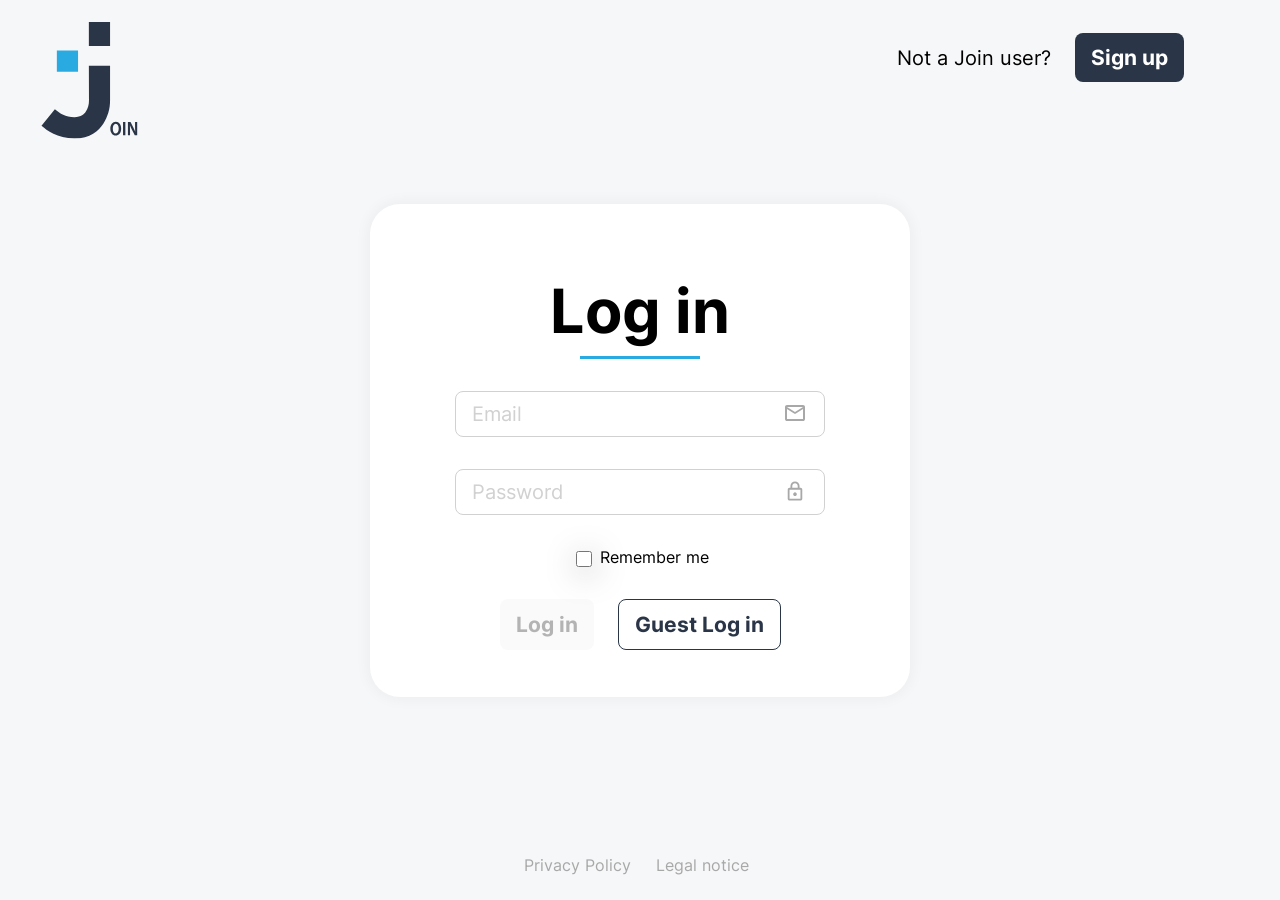
<file: index.html>
<!DOCTYPE html>
<html lang="en">

<head>
  <meta charset="UTF-8" />
  <meta name="viewport" content="width=device-width, initial-scale=1.0" />
  <title>Log in</title>
  <link rel="icon" type="image/x-icon" href="./assets/img/logo_dark.svg" />

  <link rel="stylesheet" href="./css/font.css" />
  <link rel="stylesheet" href="./css/logInsheet.css" />
  <link rel="stylesheet" href="style.css" />
  <link rel="stylesheet" href="./css/animation.css">
  <link rel="stylesheet" href="./css/contact.css">
  

  <script src="./js/storage.js" defer></script>
  <script src="./js/login.js" defer></script>
  <script src="./js/signUp.js" defer></script>
  <script src="script.js" defer></script>
  <script src="./js/template.js" defer></script>
  <script src="./js/summary.js" defer></script>
  <script src="./js/contact.js" defer></script>
  <script src="./js/contactDetail.js" defer></script>
</head>

<body onload="checkIfforwardingSignUp(); LoginInit(); checkIfRememberedData()";>

  <div class="wrapper">
    <img id="logo-login" class="logo-login" src="./assets/img/logo_dark.svg">
    <div id="start-animations-helper" class="start-animations-helper"></div>
    <img id="logo-light" class="logo-light" src="./assets/img/logo_light.svg"/>
    <div id="start-animations-helper-responsive" class="start-animations-helper-responsive"></div>
    <div class="header-login">
      <div id="ctn-no-user" class="ctn-no-user">
        <span class="span-no-user">Not a Join user?</span>
        <a class="btn-db" href="./signUp.html">Sign up</a>
      </div>

    </div>

    <form id="login-form" onsubmit="login(); return false;" class="ctn-login">
      <h1 class="mt-48">Log in</h1>
      <div class="sep-login"></div>
      <div>
        <input id="email" type="email" placeholder="Email" required oninput="disableLogInButton()" />
        <img class="input-icon" src="./assets/img/mail.svg" />
      </div>
      <div>
        <input id="password" type="password" placeholder="Password" required
          oninput="disableLogInButton(); togglePasswordIcon('password', 'passwordIcon');" />
        <img id="passwordIcon" class="input-icon" src="./assets/img/lock.svg"
          onclick="showPassword('password', 'passwordIcon')" />
      </div>
      <div class="ctn-rem-me">
        <input id="checkbox" class="checkbox" type="checkbox" />
        <p>Remember me</p>
      </div>

      <div id="transp-overlay" class="transp-overlay d-none"></div>
      <div id="msgBox" class="successfullyMessage d-none"></div>

      <div class="ctn-btn-login">
        <button id="LogInButton" class="logIn-button if-button-disabled" disabled="true" type="submit">Log in</button>
        <button id="GuestLoginButton" onclick="useGuestLogIn()" class="btn-outline">Guest Log in</button>
      </div>
    </form>



    <footer class="ft-login">
      <div class="mobile-frame-signUp d-none">
        <span class="span-no-user">Not a Join user?</span>
        <a class="signUp-button" href="./signUp.html">Sign up</a>
      </div>
      <div class="links-footer">
        <a class="links-in-footer" href="privacy.html">Privacy Policy</a>
        <a class="links-in-footer" href="legal.html">Legal notice</a>
      </div>
    </footer>
</body>

</html>
</file>
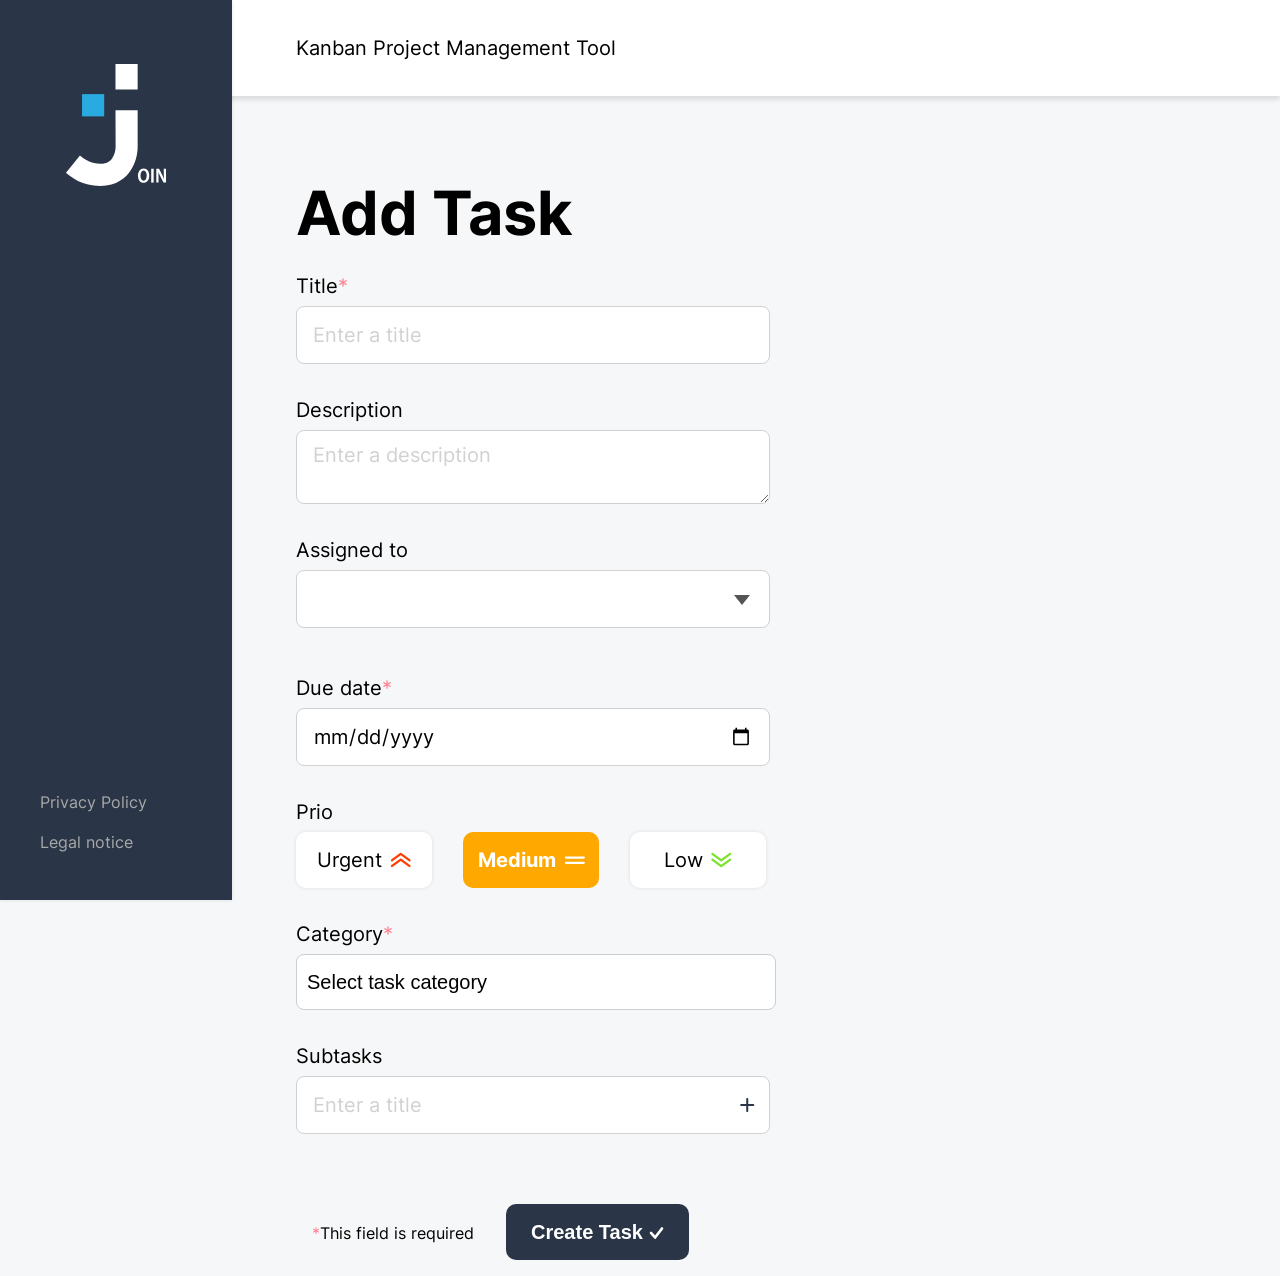
<file: add_task.html>
<!DOCTYPE html>
<html lang="en">
  <head>
    <meta charset="UTF-8" />
    <meta name="viewport" content="width=device-width, initial-scale=1.0" />
    <title>Add Task</title>
    <link rel="icon" type="image/x-icon" href="assets/img/logo_dark.svg" />

    <link rel="stylesheet" href="./css/font.css" />
    <link rel="stylesheet" href="./css/template.css" />
    <link rel="stylesheet" href="./css/addTask.css" />
    <link rel="stylesheet" href="./css/addTaskSubtask.css" />
    <link rel="stylesheet" href="./css/addTaskResponsive.css" />
    <link rel="stylesheet" href="style.css" />
    <link rel="stylesheet" href="./css/board.css" />
    <link rel="stylesheet" href="./css/boardOverlay.css" />
    <link rel="stylesheet" href="./css/boardResp.css" />

    <script src="script.js" defer></script>
    <script src="./js/template.js" defer></script>
    <script src="./js/login.js" defer></script>
    <script src="./js/storage.js" defer></script>
    <script src="./js/summary.js" defer></script>
    <script src="./js/contact.js" defer></script>
    <script src="./js/board.js" defer></script>
    <script src="./js/boardAddEditTask.js" defer></script>
    <script src="./js/addTask.js" defer></script>
    <script src="./js/addTask_subtasks.js" defer></script>
    <script src="./js/addTaskTransferInput.js" defer></script>
    <script src="./js/submitTasks.js" defer></script>
    <script src="./js/addTaskHTML.js" defer></script>
    <script src="./js/contactDetail.js" defer></script>
    <script src="./js/contactHTML.js" defer></script>
  </head>

  <body
    onload="initAddTask()"
    onbeforeunload="resetInputLocalStorage('temporaryInputAddTask')"
  >
    <div class="landscape-msg">
      Please rotate your device to portrait mode<br />
      for better user experience.
    </div>

    <header w3-include-html="./assets/templates/header.html"></header>
    <div w3-include-html="./assets/templates/submenu.html"></div>
    <div
      id="sidebar"
      class="sidebar"
      w3-include-html="./assets/templates/sidebarFooter.html"
    ></div>

    <div class="ctn-content">
      <h1>Add Task</h1>

      <form
        id="Add-Task-Form"
        class="form-layout"
        onsubmit="submitTask('toDo'); return false;"
      >
        <div class="add-task-wrapper-form-input">
          <div class="add-task-left-column">
            <div class="input_box_layout">
              <div class="description-with-star">
                <span class="add_task_txt_format">Title</span>
                <p class="add_task_txt_format" style="color: #ff8190">*</p>
              </div>
              <input
                class="input-add-task"
                id="task-input-title"
                minlength="5"
                required
                type="text"
                placeholder="Enter a title"
                onkeyup="checkSubmission(event)"
              />
            </div>
            <div class="input_box_layout">
              <span class="add_task_txt_format">Description</span>

              <textarea
                class="input-add-task input-textarea"
                id="task-input-description"
                placeholder="Enter a description"
              ></textarea>
            </div>

            <div class="input_box_layout no-margin-bottom">
              <label class="add_task_txt_format">Assigned to</label>
              <div class="pos-rel">
                <div class="dropDownIcon"></div>
                <input
                  id="input-assignedTo"
                  class="input-add-task"
                  onclick="activateDropdown()"
                />
                <div
                  class="assignedContacts-open"
                  id="assignedContactsCtn"
                ></div>
                <div id="checkedContactsCtn" class="checked-contacts-ctn"></div>
              </div>
            </div>
          </div>

          <div class="parting_line_grey"></div>

          <div class="add-task-right-column">
            <div class="input_box_layout">
              <div class="description-with-star">
                <span class="add_task_txt_format">Due date</span>
                <p class="add_task_txt_format" ; style="color: #ff8190">*</p>
              </div>
              <input
                id="task-input-dueDate"
                class="input-add-task"
                required
                type="date"
                placeholder="dd/mm/yyyy"
                onkeyup="checkSubmission(event)"
              />
            </div>

            <div id="transp-overlay" class="transp-overlay d-none"></div>
            <div id="msgBox" class="d-none">
              Task added to board<img
                id="vectorboard-pic"
                src="./assets/img/vectorboard.svg"
              />
            </div>

            <div class="input_box_layout">
              <span class="add_task_txt_format">Prio</span>
              <div class="prio_box_layout">
                <div
                  id="urgentButton"
                  class="prio-btn-neutral responsive-prio-btn"
                  onclick="changeButtonColorsUrgent()"
                >
                  Urgent
                  <img
                    id="urgent-icon"
                    src="./assets/img/prio_alta2.svg"
                    class="urgent-icon"
                    alt="..."
                  />
                </div>

                <div
                  id="mediumButton"
                  class="medium-btn-yellow responsive-prio-btn"
                  onclick="changeButtonColorsMedium()"
                >
                  Medium
                  <img
                    id="medium-icon"
                    src="./assets/img/capa_2.svg"
                    class="urgent-icon"
                    style="fill: #ffa800"
                  />
                </div>

                <div
                  id="lowButton"
                  class="prio-btn-neutral responsive-prio-btn"
                  onclick="changeButtonColorsLow()"
                >
                  Low
                  <img
                    id="low-icon"
                    src="./assets/img/prio_baja.svg"
                    class="urgent-icon"
                    alt="..."
                  />
                </div>
              </div>
            </div>

            <div class="input_box_layout">
              <div class="description-with-star">
                <span class="add_task_txt_format">Category</span>
                <p class="add_task_txt_format" ; style="color: #ff8190">*</p>
              </div>
              <div class="custom-select">
                <select
                  id="selectCategory"
                  class="select.dropdown_list"
                  onchange="setCategory()"
                  required
                >
                  <option value="" disabled selected>
                    Select task category
                  </option>
                  <option value="Technical Task">Technical Task</option>
                  <option value="User Story">User Story</option>
                </select>
              </div>
            </div>

            <div class="input_box_layout responsive-heigth">
              <span class="add_task_txt_format">Subtasks</span>
              <div class="input-add-subtask-layout">
                <input
                  class="input-add-task"
                  id="subtaskInput"
                  minlength="2"
                  placeholder="Enter a title"
                  onkeyup="checkInputSubtask(event)"
                  onclick="changeInputSubtaskButtons()"
                />
                <div id="input-subtask-btn-ctn" class="input-subtask-btn-ctn">
                  <button
                    type="button"
                    id="plus-btn"
                    class="subtask-plus-btn"
                    onclick="changeInputSubtaskButtons()"
                  ></button>
                </div>
              </div>
              <div
                class="added-subtask-responsive"
                id="added-subtask-ctn"
              ></div>
            </div>
          </div>
        </div>

        <div class="bottom-section-ctn">
          <div class="description-with-star">
            <p class="required_txt_format" style="color: #ff8190">*</p>
            <span class="required_txt_format">This field is required</span>
          </div>
          <div class="clear_create_btn_ctn">
            <button
              id="clear-btn"
              class="clear-btn"
              type="button"
              onclick="clearForm()"
            >
              <span>Clear</span>
              <img
                src="assets/img/close_blue.svg"
                class="create-task-btn-checkmark hover-icon"
              />
            </button>
            <button id="submit-btn" type="submit" class="create-task-btn">
              <span>Create Task</span>
              <img
                src="assets/img/vector.svg"
                class="create-task-btn-checkmark"
              />
            </button>
          </div>
        </div>
      </form>
    </div>
  </body>
</html>
</file>
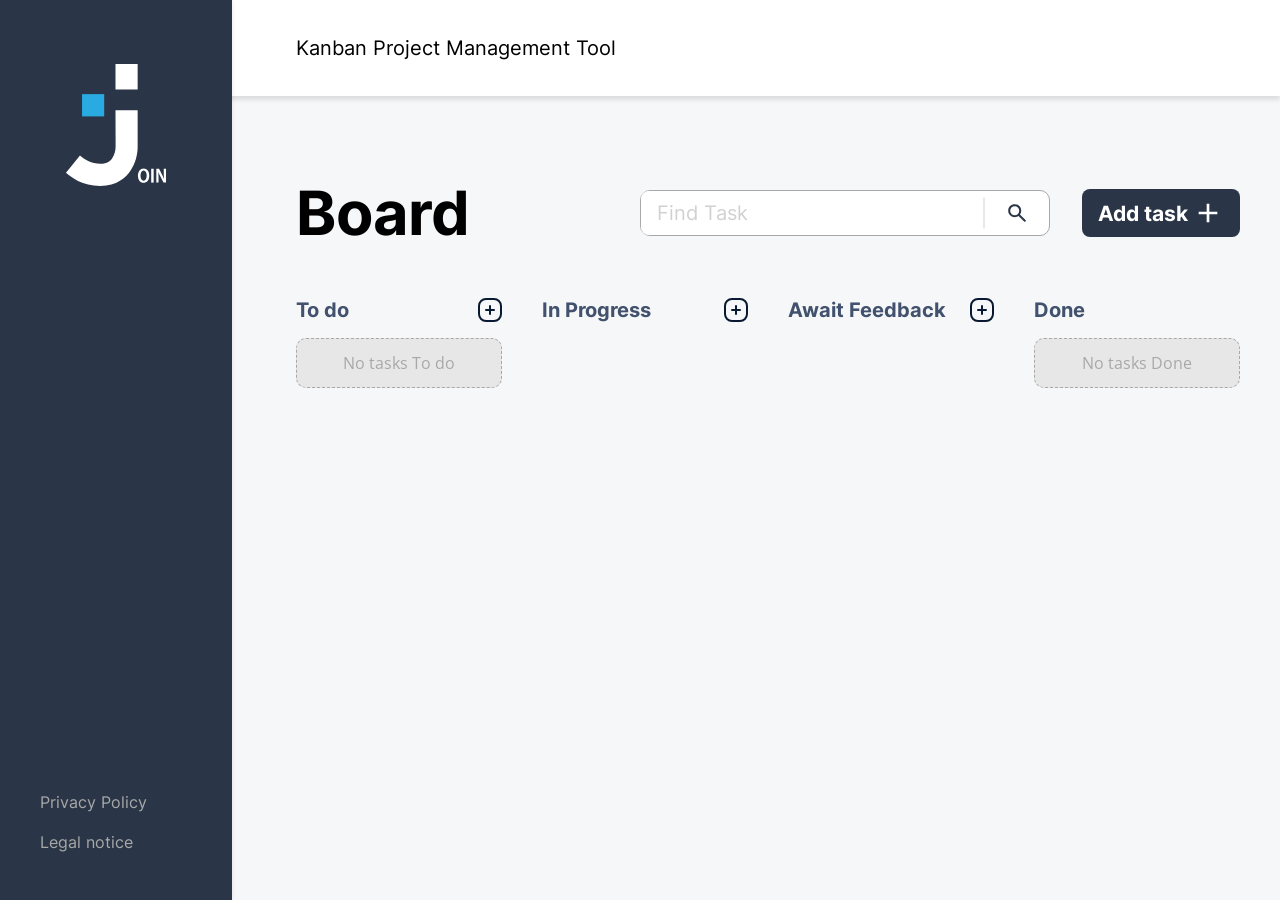
<file: board.html>
<!DOCTYPE html>
<html lang="en">

<head>
  <meta charset="UTF-8" />
  <meta name="viewport" content="width=device-width, initial-scale=1.0" />
  <title>Board</title>
  <link rel="icon" type="image/x-icon" href="./assets/img/logo_dark.svg" />

    <link rel="stylesheet" href="./css/font.css" />
    <link rel="stylesheet" href="./css/board.css" />
    <link rel="stylesheet" href="./css/boardOverlay.css" />
    <link rel="stylesheet" href="./css/boardResp.css" />
    <link rel="stylesheet" href="./css/addTask.css" />
    <link rel="stylesheet" href="./css/addTaskSubtask.css" />
    <link rel="stylesheet" href="./css/addTaskResponsive.css" />
    <link rel="stylesheet" href="./css/contact.css" />
    <link rel="stylesheet" href="./css/template.css" />
    <link rel="stylesheet" href="style.css" />

  <script src="script.js" defer></script>
  <script src="./js/board.js" defer></script>
  <script src="./js/boardAddEditTask.js" defer></script>
  <script src="./js/boardHTML.js" defer></script>
  <script src="./js/boardNavigation.js" defer></script>
  <script src="./js/summary.js" defer></script>
  <script src="./js/contact.js" defer></script>
  <script src="./js/contactDetail.js" defer></script>
  <script src="./js/addTask.js" defer></script>
  <script src="./js/addTask_subtasks.js" defer></script>
  <script src="./js/addTaskTransferInput.js" defer></script>
  <script src="./js/submitTasks.js" defer></script>
  <script src="./js/addTaskHTML.js" defer></script>
  <script src="./js/storage.js" defer></script>
  <script src="./js/template.js" defer></script>
</head>

<body onload="initBoard()" id="body-board">
  <div class="landscape-msg">
    Please rotate your device to portrait mode<br />
    for better user experience.
  </div>

  <header w3-include-html="./assets/templates/header.html"></header>
  <div w3-include-html="./assets/templates/submenu.html"></div>
  <div id="sidebar" class="sidebar" w3-include-html="./assets/templates/sidebarFooter.html"></div>

  <div class="ctn-content">
    <div class="headline-board">
      <h1>Board</h1>
      <div class="header-board-right">
        <div class="ctn-search-task" id="ctn-search-task">
          <input class="input-search-task" id="searchTask" onkeyup="searchTask()" placeholder="Find Task"
            onfocus="changeBorderColorSearchTask('ctn-search-task', '#29ABE2')"
            onblur="changeBorderColorSearchTask('ctn-search-task', '#a8a8a8')" />
          <div class="search-task-right">
            <img src="./assets/img/separator_grey.svg" />
            <div class="ctn-search-task-icon">
              <img src="./assets/img/search_db.svg" />
            </div>
          </div>
        </div>
        <div class="btn-db btn-add-task-db" onclick="openAddTaskBoard('toDo')">
          <span>Add task</span>
          <img class="icon-btn" src="./assets/img/add_white.svg" />
        </div>
      </div>
    </div>
    <div class="ctn-board-status-top mt-48 d-none" id="board-no-results">
      No tasks found
    </div>

    <div class="ctn-board" id="ctn-board">
      <div class="ctn-board-status">
        <div class="ctn-board-status-top">
          <span class="headline-status">To do</span>
          <img id="icon-plus-square-toDo" onclick="openAddTaskBoard('toDo')" class="icon-plus-square"
            src="./assets/img/plus_square_default.svg"
            onmouseover="changeImgTo('icon-plus-square-toDo', 'plus_square_lb')"
            onmouseout="changeImgTo('icon-plus-square-toDo', 'plus_square_default')" />
        </div>
        <div class="ctn-board-status-bottom" id="ctn-board-status-bottom-toDo"
          ondragover="allowDropWithPreview(event, 'toDo')" ondrop="moveElementTo('toDo')"
          ondragleave="hidePreview('toDo')">
          <div class="empty-status" id="empty-tasks-toDo">No tasks To do</div>
          <div class="ctn-tasks" id="tasks-toDo"></div>
          <div class="preview-drop-task d-none" id="preview-drop-task-toDo"></div>
        </div>
      </div>
      <div class="ctn-board-status">
        <div class="ctn-board-status-top">
          <span class="headline-status">In Progress</span>
          <img id="icon-plus-square-inProgress" onclick="openAddTaskBoard('inProgress')" class="icon-plus-square"
            src="./assets/img/plus_square_default.svg"
            onmouseover="changeImgTo('icon-plus-square-inProgress', 'plus_square_lb')"
            onmouseout="changeImgTo('icon-plus-square-inProgress', 'plus_square_default')" />
        </div>

        <div class="ctn-board-status-bottom" id="ctn-board-status-bottom-inProgress"
          ondragover="allowDropWithPreview(event, 'inProgress')" ondrop="moveElementTo('inProgress')"
          ondragleave="hidePreview('inProgress')">
          <div class="empty-status d-none" id="empty-tasks-inProgress">
            No tasks In Progress
          </div>
          <div class="ctn-tasks" id="tasks-inProgress"></div>
          <div class="preview-drop-task d-none" id="preview-drop-task-inProgress"></div>
        </div>
      </div>

      <div class="ctn-board-status">
        <div class="ctn-board-status-top">
          <span class="headline-status">Await Feedback</span>
          <img id="icon-plus-square-awaitFeedback" onclick="openAddTaskBoard('awaitFeedback')" class="icon-plus-square"
            src="./assets/img/plus_square_default.svg"
            onmouseover="changeImgTo('icon-plus-square-awaitFeedback', 'plus_square_lb')"
            onmouseout="changeImgTo('icon-plus-square-awaitFeedback', 'plus_square_default')" />
        </div>
        <div class="ctn-board-status-bottom" id="ctn-board-status-bottom-awaitFeedback"
          ondragover="allowDropWithPreview(event, 'awaitFeedback')" ondrop="moveElementTo('awaitFeedback')"
          ondragleave="hidePreview('awaitFeedback')">
          <div class="empty-status d-none" id="empty-tasks-awaitFeedback">
            No tasks Await Feedback
          </div>
          <div class="ctn-tasks" id="tasks-awaitFeedback"></div>
          <div class="preview-drop-task d-none" id="preview-drop-task-awaitFeedback"></div>
        </div>
      </div>
      <div class="ctn-board-status">
        <div class="ctn-board-status-top">
          <span class="headline-status">Done</span>
        </div>
        <div class="ctn-board-status-bottom" id="ctn-board-status-bottom-done"
          ondragover="allowDropWithPreview(event, 'done')" ondrop="moveElementTo('done')"
          ondragleave="hidePreview('done')">
          <div class="empty-status" id="empty-tasks-done">No tasks Done</div>
          <div class="ctn-tasks" id="tasks-done"></div>
          <div class="preview-drop-task d-none" id="preview-drop-task-done"></div>
        </div>
      </div>
    </div>
  </div>

  <div class="overlay-board d-none" id="overlay-board" onclick="closeTaskDetails()"></div>

  <div class="overlay-board d-none" id="overlay-board-submenu" onclick="closeSubmenuChangeStatusMobile()"></div>

  <div class="overlay-board d-none" id="overlay-board-addTask" onclick="closeAddTaskBoard()">
    <div class="wrapper-add-task-board" id="wrapper-add-task-board" onclick="stopPropagation(event)">
      <div w3-include-html="./assets/templates/taskForm.html" class="ctn-add-task-board"
        onclick="stopPropagation(event)"></div>
    </div>
  </div>

  <div class="pop-up-contacts d-none" id="pop-up-task-edit-board">Task successfully edited</div>
</body>

</html>
</file>
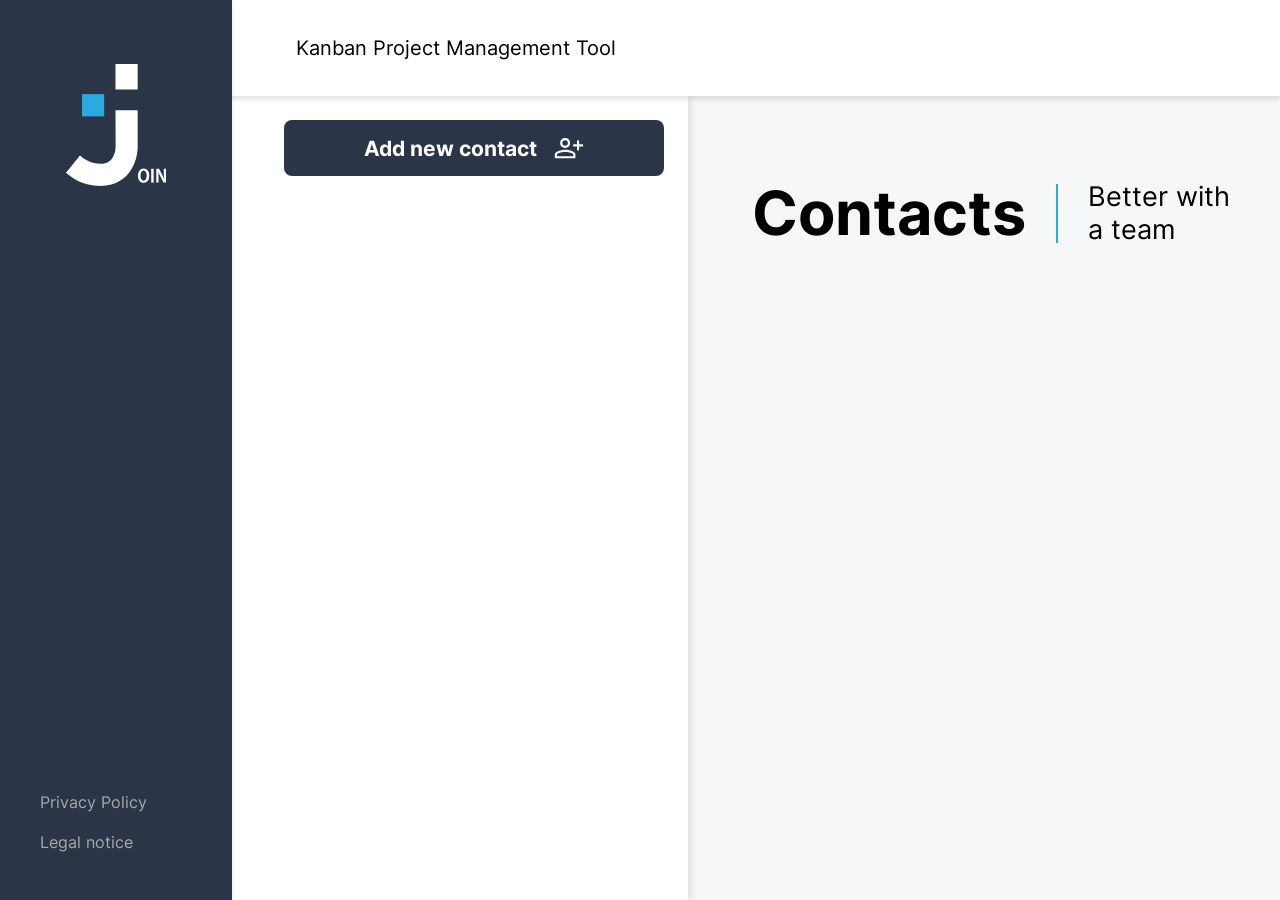
<file: contact.html>
<!DOCTYPE html>
<html lang="en">

<head>
  <meta charset="UTF-8" />
  <meta name="viewport" content="width=device-width, initial-scale=1.0" />
  <title>Contact</title>
  <link rel="icon" type="image/x-icon" href="./assets/img/logo_dark.svg" />

  <link rel="stylesheet" href="./css/font.css" />
  <link rel="stylesheet" href="./css/contact.css" />
  <link rel="stylesheet" href="./css/contactOverlay.css" />
  <link rel="stylesheet" href="./css/contactResp.css" />
  <link rel="stylesheet" href="./css/contactOverlayResp.css" />
  <link rel="stylesheet" href="./css/template.css" />
  <link rel="stylesheet" href="style.css" />

  <script src="script.js" defer></script>
  <script src="./js/login.js" defer></script>
  <script src="./js/contact.js" defer></script>
  <script src="./js/contactDetail.js" defer></script>
  <script src="./js/contactHTML.js" defer></script>
  <script src="./js/template.js" defer></script>
  <script src="./js/summary.js" defer></script>
  <script src="./js/board.js" defer></script>
  <script src="./js/storage.js" defer></script>
  <script src="./js/signUp.js" defer></script>
  <script src="colors.js" defer></script>
</head>

<body id="body-contacts" onload="initContact()" class="body-contacts">

  <div class="landscape-msg">Please rotate your device to portrait mode<br> for better user experience.</div>

  <header w3-include-html="./assets/templates/header.html"></header>
  <div w3-include-html="./assets/templates/submenu.html"></div>
  <div id="sidebar" class="sidebar" w3-include-html="./assets/templates/sidebarFooter.html"></div>

  <div class="bg-contact-list" id="bg-contact-list">
    <div id="wrapper-contact-list" class="wrapper-contact-list">
      <div class="ctn-btn-contact-list">
        <div class="btn-db btn-add-contact-db" onclick="openAddContactOverlay()">
          <span>Add new contact</span>
          <img class="icon-btn" src="./assets/img/person_add_white.svg" />
        </div>
      </div>
      <div class="btn-contact-mobile" onclick="openAddContactOverlay()">
        <img src="./assets/img/person_add_white.svg" />
      </div>
      <div class="ctn-contact-list" id="ctn-contact-list"></div>
    </div>
  </div>

  <div class="ctn-content ctn-content-contacts" id="ctn-content-contacts">
    <div class="contact-arrow-return d-none" id="contact-arrow-return" onclick="returnToContactList()">
      <img src="./assets/img/arrow-left-line.svg" />
    </div>
    <div class="ctn-contacts-details">
      <div class="headline-contacts">
        <h1>Contacts</h1>
        <div class="headline-separator"></div>
        <span>Better with a team</span>
      </div>
      <div class="wrapper-contact-details d-none" id="wrapper-contact-details"></div>
    </div>
    <div class="btn-contact-mobile" id="btn-contact-mobile" onclick="openSubmenuContact(positionOfContact)">
      <img src="./assets/img/more_vertical_white.svg" />
    </div>
  </div>
  <div class="overlay-contacts-submenu d-none" id="overlay-contacts-submenu" onclick="closeSubmenuContact()">
    <div class="ctn-contacts-submenu" id="ctn-contacts-submenu" onclick="stopPropagation(event)"></div>
  </div>

  <div class="overlay-contacts d-none" id="overlay-contacts" onclick="closeContactsDetails()"></div>

  <div class="pop-up-contacts d-none" id="pop-up-contacts-add">Contact successfully created</div>
  <div class="pop-up-contacts d-none" id="pop-up-contacts-edit">Contact successfully edited</div>
  <div class="pop-up-contacts d-none" id="pop-up-contacts-delete">Contact successfully deleted</div>

  <div id="confirmationModal" class="modal d-none">
    <div class="modal-content">
      <p>Are you sure you want to delete this contact?</p>
      <button id="confirmDelete">Yes</button>
      <button id="cancelDelete">No</button>
    </div>
  </div>
  </div>

  </div>
</body>

</html>
</file>
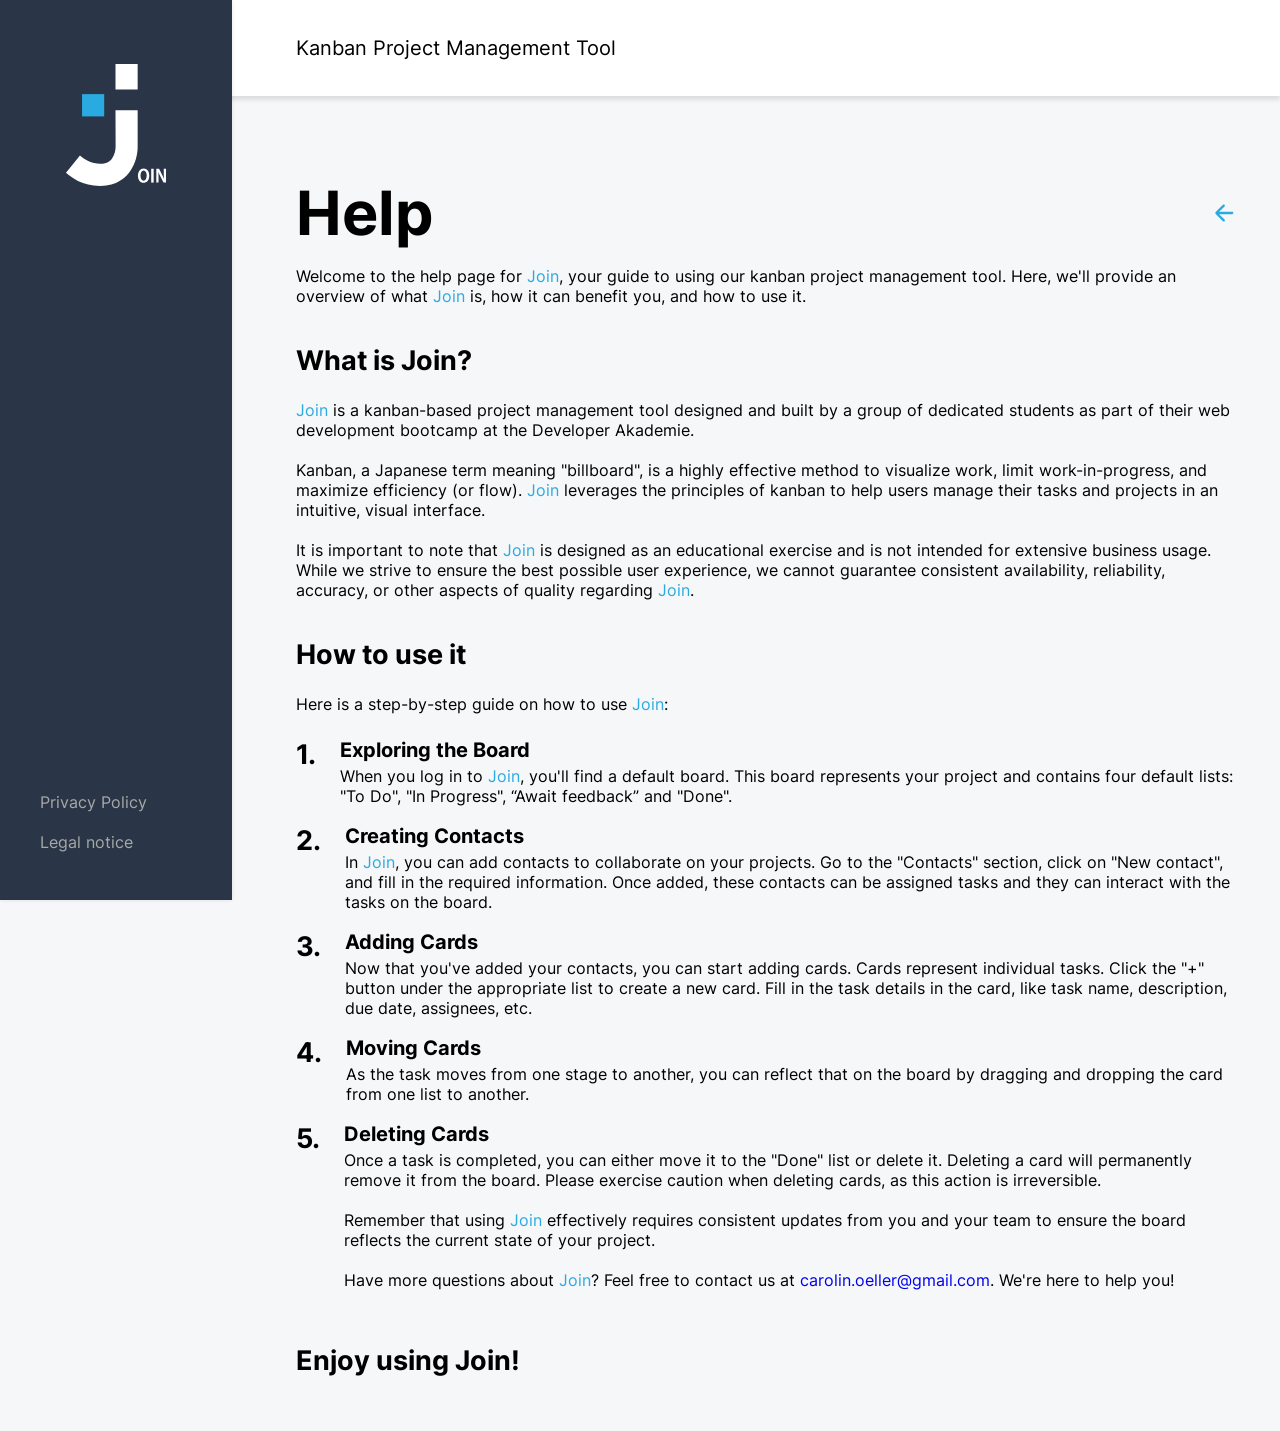
<file: help.html>
<!DOCTYPE html>
<html lang="en">
  <head>
    <meta charset="UTF-8" />
    <meta name="viewport" content="width=device-width, initial-scale=1.0" />
    <title>Help</title>

    <link rel="icon" type="image/x-icon" href="./assets/img/logo_dark.svg" />

    <link rel="stylesheet" href="./css/font.css" />
    <link rel="stylesheet" href="./css/template.css" />
    <link rel="stylesheet" href="./css/help.css" />
    <link rel="stylesheet" href="style.css" />

    <script src="script.js" defer></script>
    <script src="./js/login.js" defer></script>
    <script src="./js/summary.js" defer></script>
    <script src="./js/contact.js" defer></script>
    <script src="./js/storage.js" defer></script>
    <script src="./js/signUp.js" defer></script>
    <script src="./js/template.js" defer></script>
  </head>

  <body onload="init()">
    <div class="landscape-msg">
      Please rotate your device to portrait mode<br />
      for better user experience.
    </div>

    <header w3-include-html="./assets/templates/header.html"></header>
    <div w3-include-html="./assets/templates/submenu.html"></div>
    <div id="sidebar"
      class="sidebar"
      w3-include-html="./assets/templates/sidebarFooter.html"
    ></div>

    <div class="ctn-content ctn-content-help">

      <div class="headline-help-legal-privacy">
        <h1>Help</h1>
        <div class="ctn-arrow-return" onclick="returnToPreviousPage()">
          <img class="img-arrow-return" src="./assets/img/arrow-left-line.svg" alt="return">
        </div>
      </div>
    

      <p>
        Welcome to the help page for <span class="color-lb">Join</span>, your
        guide to using our kanban project management tool. Here, we'll provide
        an overview of what <span class="color-lb">Join</span> is, how it can
        benefit you, and how to use it.
      </p>

      <section>
        <h2>What is Join?</h2>
        <p>
          <span class="color-lb">Join</span> is a kanban-based project
          management tool designed and built by a group of dedicated students as
          part of their web development bootcamp at the Developer Akademie.<br />
          <br />
          Kanban, a Japanese term meaning "billboard", is a highly effective
          method to visualize work, limit work-in-progress, and maximize
          efficiency (or flow).
          <span class="color-lb">Join</span> leverages the principles of kanban
          to help users manage their tasks and projects in an intuitive, visual
          interface.<br />
          <br />
          It is important to note that <span class="color-lb">Join</span> is
          designed as an educational exercise and is not intended for extensive
          business usage. While we strive to ensure the best possible user
          experience, we cannot guarantee consistent availability, reliability,
          accuracy, or other aspects of quality regarding
          <span class="color-lb">Join</span>.
        </p>
      </section>

      <section>
        <h2>How to use it</h2>
        <p>
          Here is a step-by-step guide on how to use
          <span class="color-lb">Join</span>:
        </p>
        <div class="ctn-help-steps">
          <div class="ctn-help-single-step">
            <div class="help-step-number">1.</div>
            <div class="help-step-text">
              <h3>Exploring the Board</h3>
              <p>
                When you log in to <span class="color-lb">Join</span>, you'll
                find a default board. This board represents your project and
                contains four default lists: "To Do", "In Progress", “Await
                feedback” and "Done".
              </p>
            </div>
          </div>
          <div class="ctn-help-single-step">
            <div class="help-step-number">2.</div>
            <div class="help-step-text">
              <h3>Creating Contacts</h3>
              <p>
                In <span class="color-lb">Join</span>, you can add contacts to
                collaborate on your projects. Go to the "Contacts" section,
                click on "New contact", and fill in the required information.
                Once added, these contacts can be assigned tasks and they can
                interact with the tasks on the board.
              </p>
            </div>
          </div>
          <div class="ctn-help-single-step">
            <div class="help-step-number">3.</div>
            <div class="help-step-text">
              <h3>Adding Cards</h3>
              <p>
                Now that you've added your contacts, you can start adding cards.
                Cards represent individual tasks. Click the "+" button under the
                appropriate list to create a new card. Fill in the task details
                in the card, like task name, description, due date, assignees,
                etc.
              </p>
            </div>
          </div>
          <div class="ctn-help-single-step">
            <div class="help-step-number">4.</div>
            <div class="help-step-text">
              <h3>Moving Cards</h3>
              <p>
                As the task moves from one stage to another, you can reflect
                that on the board by dragging and dropping the card from one
                list to another.
              </p>
            </div>
          </div>
          <div class="ctn-help-single-step">
            <div class="help-step-number">5.</div>
            <div class="help-step-text">
              <h3>Deleting Cards</h3>
              <p>
                Once a task is completed, you can either move it to the "Done"
                list or delete it. Deleting a card will permanently remove it
                from the board. Please exercise caution when deleting cards, as
                this action is irreversible.<br />
                <br />
                Remember that using
                <span class="color-lb">Join</span> effectively requires
                consistent updates from you and your team to ensure the board
                reflects the current state of your project.<br />
                <br />
                Have more questions about <span class="color-lb">Join</span>?
                Feel free to contact us at
                <span
                  ><a href="mailto:carolin.oeller@gmail.com"
                    >carolin.oeller@gmail.com</a
                  ></span
                >. We're here to help you!
              </p>
            </div>
          </div>
        </div>
      </section>

      <h2>Enjoy using Join!</h2>
    </div>
  </body>
</html>
</file>
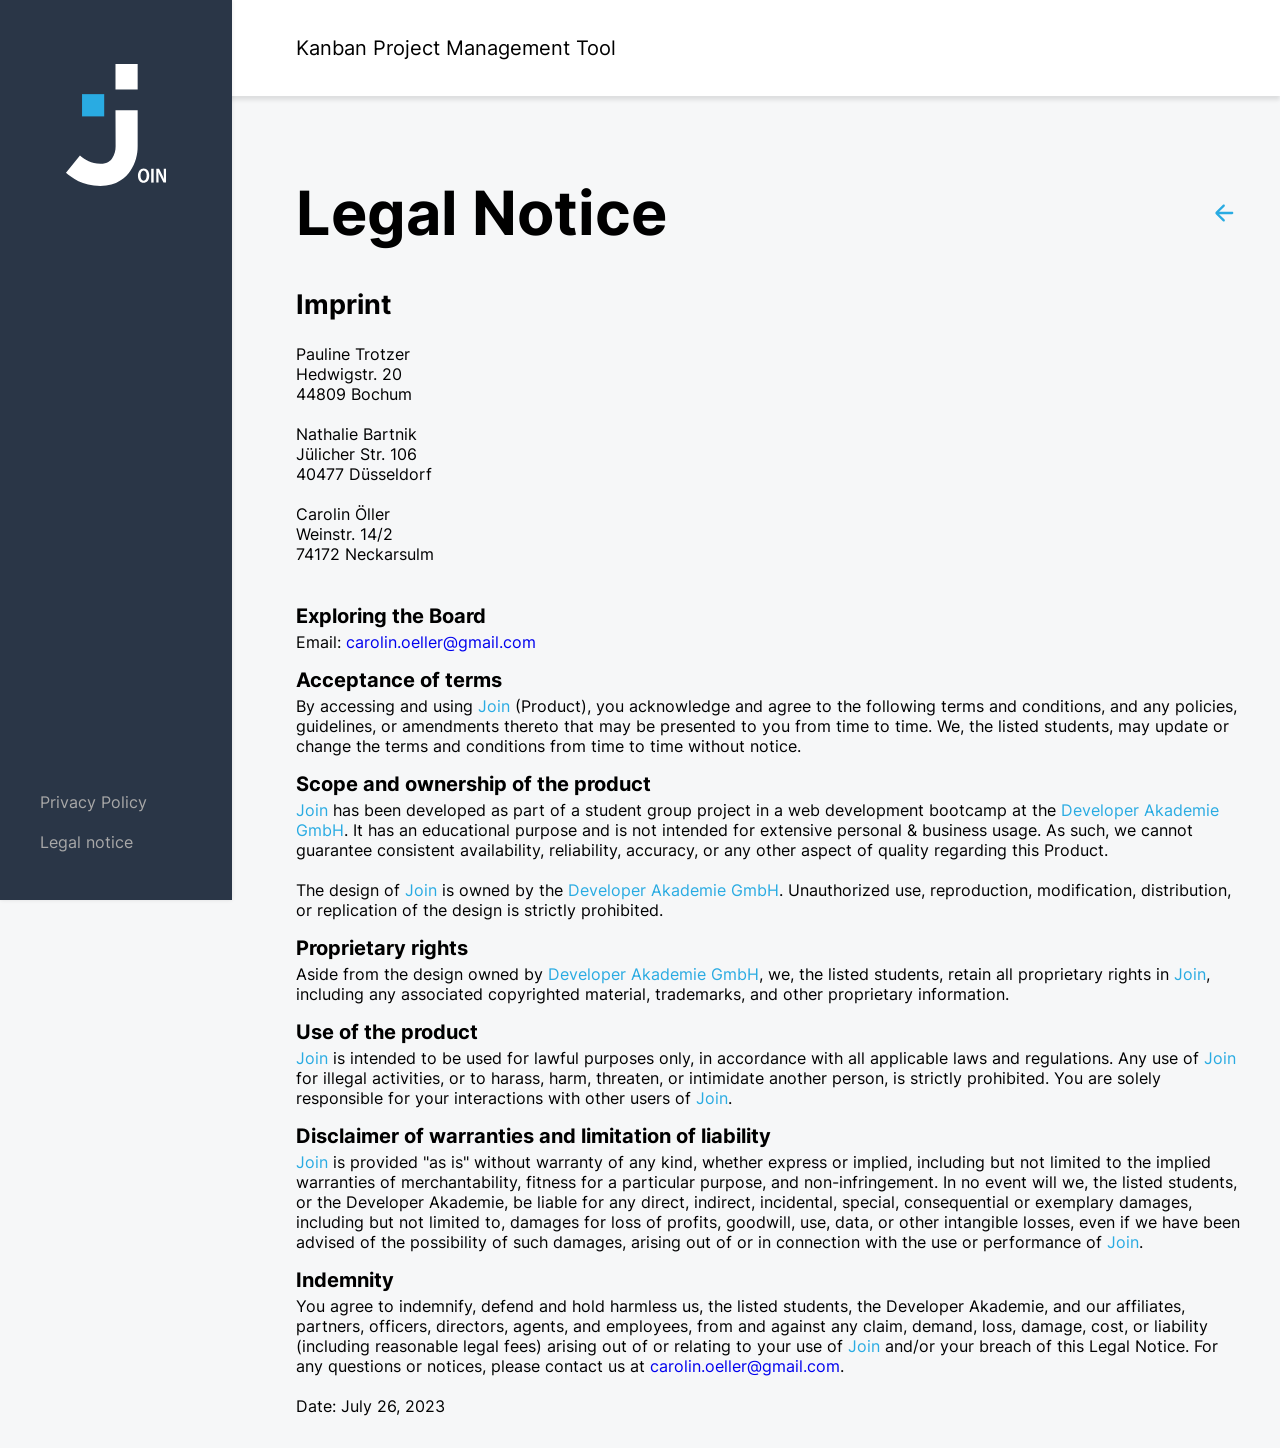
<file: legal.html>
<!DOCTYPE html>
<html lang="en">
  <head>
    <meta charset="UTF-8" />
    <meta name="viewport" content="width=device-width, initial-scale=1.0" />
    <title>Legal Notice</title>
    <link rel="icon" type="image/x-icon" href="./assets/img/logo_dark.svg" />

    <link rel="stylesheet" href="./css/font.css" />
    <link rel="stylesheet" href="./css/template.css" />
    <link rel="stylesheet" href="./css/help.css" />
    <link rel="stylesheet" href="style.css" />

    <script src="script.js" defer></script>
    <script src="./js/login.js" defer></script>
    <script src="./js/summary.js" defer></script>
    <script src="./js/contact.js" defer></script>
    <script src="./js/storage.js" defer></script>
    <script src="./js/signUp.js" defer></script>
    <script src="./js/template.js" defer></script>
  </head>

  <body id="body-legal" onload="initLegalN()">
    <div class="landscape-msg">
      Please rotate your device to portrait mode<br />
      for better user experience.
    </div>
    <header w3-include-html="./assets/templates/header.html"></header>
    <div w3-include-html="./assets/templates/submenu.html"></div>
    <div id="sidebar"
      class="sidebar"
      w3-include-html="./assets/templates/sidebarFooter.html"
    ></div>

    <div id="ctn-content" class="ctn-content ctn-content-help">
      <div class="headline-help-legal-privacy">
        <h1>Legal Notice</h1>
        <div class="ctn-arrow-return" onclick="returnToPreviousPage()">
          <img class="img-arrow-return" src="./assets/img/arrow-left-line.svg" alt="return">
        </div>
      </div>
    
      <section id="section-imprint">
        <h2>Imprint</h2>

        <p>
          Pauline Trotzer <br />Hedwigstr. 20 <br />
          44809 Bochum
        </p>
        <br />
        <p>
          Nathalie Bartnik <br />Jülicher Str. 106 <br />
          40477 Düsseldorf
        </p>
        <br />
        <p>
          Carolin Öller <br />Weinstr. 14/2 <br />
          74172 Neckarsulm
        </p>
        <br /><br />

        <h3>Exploring the Board</h3>
        <p>
          Email: <a href="mailto:carolin.oeller@gmail.com">carolin.oeller@gmail.com</a>
        </p>
      </section>

      <section>
        <h3>Acceptance of terms</h3>
        <p>
          By accessing and using <span class="color-lb">Join</span> (Product),
          you acknowledge and agree to the following terms and conditions, and
          any policies, guidelines, or amendments thereto that may be presented
          to you from time to time. We, the listed students, may update or
          change the terms and conditions from time to time without notice.
        </p>
      </section>

      <section>
        <h3>Scope and ownership of the product</h3>
        <p>
          <span class="color-lb">Join</span> has been developed as part of a
          student group project in a web development bootcamp at the
          <span class="color-lb">Developer Akademie GmbH</span>. It has an
          educational purpose and is not intended for extensive personal &
          business usage. As such, we cannot guarantee consistent availability,
          reliability, accuracy, or any other aspect of quality regarding this
          Product.<br /><br />
          The design of <span class="color-lb">Join</span> is owned by the
          <span class="color-lb">Developer Akademie GmbH</span>. Unauthorized
          use, reproduction, modification, distribution, or replication of the
          design is strictly prohibited.
        </p>
      </section>

      <section>
        <h3>Proprietary rights</h3>
        <p>
          Aside from the design owned by
          <span class="color-lb">Developer Akademie GmbH</span>, we, the listed
          students, retain all proprietary rights in
          <span class="color-lb">Join</span>, including any associated
          copyrighted material, trademarks, and other proprietary information.
        </p>
      </section>

      <section>
        <h3>Use of the product</h3>
        <p>
          <span class="color-lb">Join</span> is intended to be used for lawful
          purposes only, in accordance with all applicable laws and regulations.
          Any use of <span class="color-lb">Join</span> for illegal activities,
          or to harass, harm, threaten, or intimidate another person, is
          strictly prohibited. You are solely responsible for your interactions
          with other users of <span class="color-lb">Join</span>.
        </p>
      </section>

      <section>
        <h3>Disclaimer of warranties and limitation of liability</h3>
        <p>
          <span class="color-lb">Join</span> is provided "as is" without
          warranty of any kind, whether express or implied, including but not
          limited to the implied warranties of merchantability, fitness for a
          particular purpose, and non-infringement. In no event will we, the
          listed students, or the Developer Akademie, be liable for any direct,
          indirect, incidental, special, consequential or exemplary damages,
          including but not limited to, damages for loss of profits, goodwill,
          use, data, or other intangible losses, even if we have been advised of
          the possibility of such damages, arising out of or in connection with
          the use or performance of <span class="color-lb">Join</span>.
        </p>
      </section>

      <section>
        <h3>Indemnity</h3>
        <p>
          You agree to indemnify, defend and hold harmless us, the listed
          students, the Developer Akademie, and our affiliates, partners,
          officers, directors, agents, and employees, from and against any
          claim, demand, loss, damage, cost, or liability (including reasonable
          legal fees) arising out of or relating to your use of
          <span class="color-lb">Join</span> and/or your breach of this Legal
          Notice. For any questions or notices, please contact us at
          <span
            ><a href="mailto:carolin.oeller@gmail.com"
              >carolin.oeller@gmail.com</a
            ></span
          >.<br /><br />
          Date: July 26, 2023
        </p>
      </section>
    </div>
  </body>
</html>
</file>
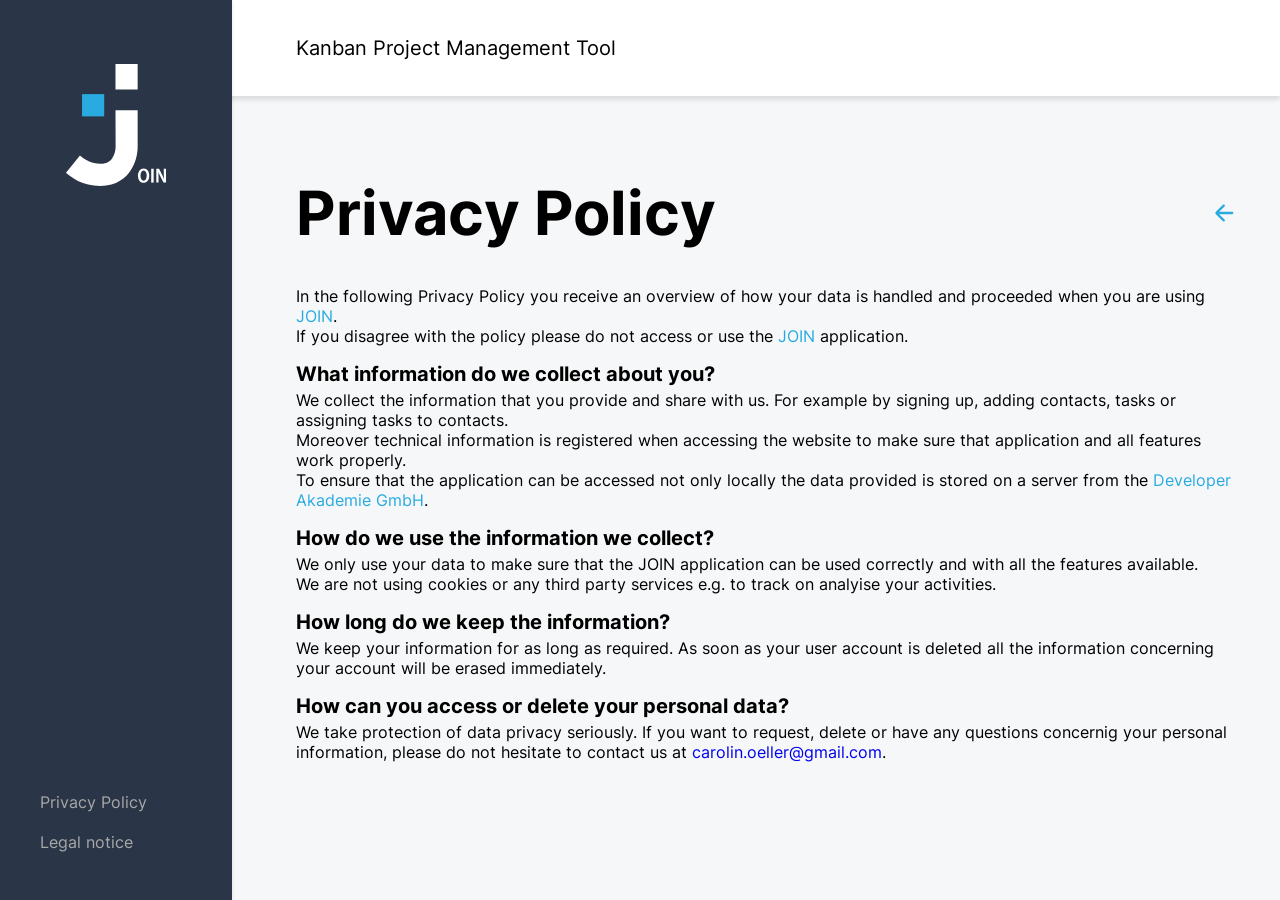
<file: privacy.html>
<!DOCTYPE html>
<html lang="en">
  <head>
    <meta charset="UTF-8" />
    <meta name="viewport" content="width=device-width, initial-scale=1.0" />
    <title>Privacy Policy</title>
    <link rel="icon" type="image/x-icon" href="./assets/img/logo_dark.svg" />

    <link rel="stylesheet" href="./css/font.css" />
    <link rel="stylesheet" href="./css/template.css" />
    <link rel="stylesheet" href="./css/help.css" />
    <link rel="stylesheet" href="style.css" />


    <script src="script.js" defer></script>
    <script src="./js/login.js" defer></script>
    <script src="./js/summary.js" defer></script>
    <script src="./js/contact.js" defer></script>
    <script src="./js/storage.js" defer></script>
    <script src="./js/signUp.js" defer></script>
    <script src="./js/template.js" defer></script>
  </head>

  <body id="body-privacy" onload="initPrivacyP()">
    <div class="landscape-msg">
      Please rotate your device to portrait mode<br />
      for better user experience.
    </div>
    <header w3-include-html="./assets/templates/header.html"></header>
    <div w3-include-html="./assets/templates/submenu.html"></div>
    <div id="sidebar"
      class="sidebar"
      w3-include-html="./assets/templates/sidebarFooter.html"
    ></div>

    <div id="ctn-content" class="ctn-content ctn-content-help">
      <div class="headline-help-legal-privacy">
        <h1>Privacy Policy</h1>
        <div class="ctn-arrow-return" onclick="returnToPreviousPage()">
          <img
            class="img-arrow-return"
            src="./assets/img/arrow-left-line.svg"
            alt="return"
          />
        </div>
      </div>
      <section>
        <p>
          <br />
          In the following Privacy Policy you receive an overview of how your
          data is handled and proceeded when you are using
          <span class="color-lb">JOIN</span>. <br />If you disagree with the
          policy please do not access or use the
          <span class="color-lb">JOIN</span> application.
        </p>
      </section>

      <section>
        <h3>What information do we collect about you?</h3>
        <p>
          We collect the information that you provide and share with us. For
          example by signing up, adding contacts, tasks or assigning tasks to
          contacts.<br />
          Moreover technical information is registered when accessing the
          website to make sure that application and all features work
          properly.<br />
          To ensure that the application can be accessed not only locally the
          data provided is stored on a server from the
          <span class="color-lb">Developer Akademie GmbH</span>.
        </p>
      </section>

      <section>
        <h3>How do we use the information we collect?</h3>
        <p>
          We only use your data to make sure that the JOIN application can be
          used correctly and with all the features available. <br />We are not
          using cookies or any third party services e.g. to track on analyise
          your activities.
        </p>
      </section>

      <section>
        <h3>How long do we keep the information?</h3>
        <p>
          We keep your information for as long as required. As soon as your user
          account is deleted all the information concerning your account will be
          erased immediately.
        </p>
      </section>

      <section>
        <h3>How can you access or delete your personal data?</h3>
        <p>
          We take protection of data privacy seriously. If you want to request,
          delete or have any questions concernig your personal information,
          please do not hesitate to contact us at
          <a href="mailto:carolin.oeller@gmail.com">carolin.oeller@gmail.com</a
          >.
        </p>
      </section>
    </div>
  </body>
</html>
</file>
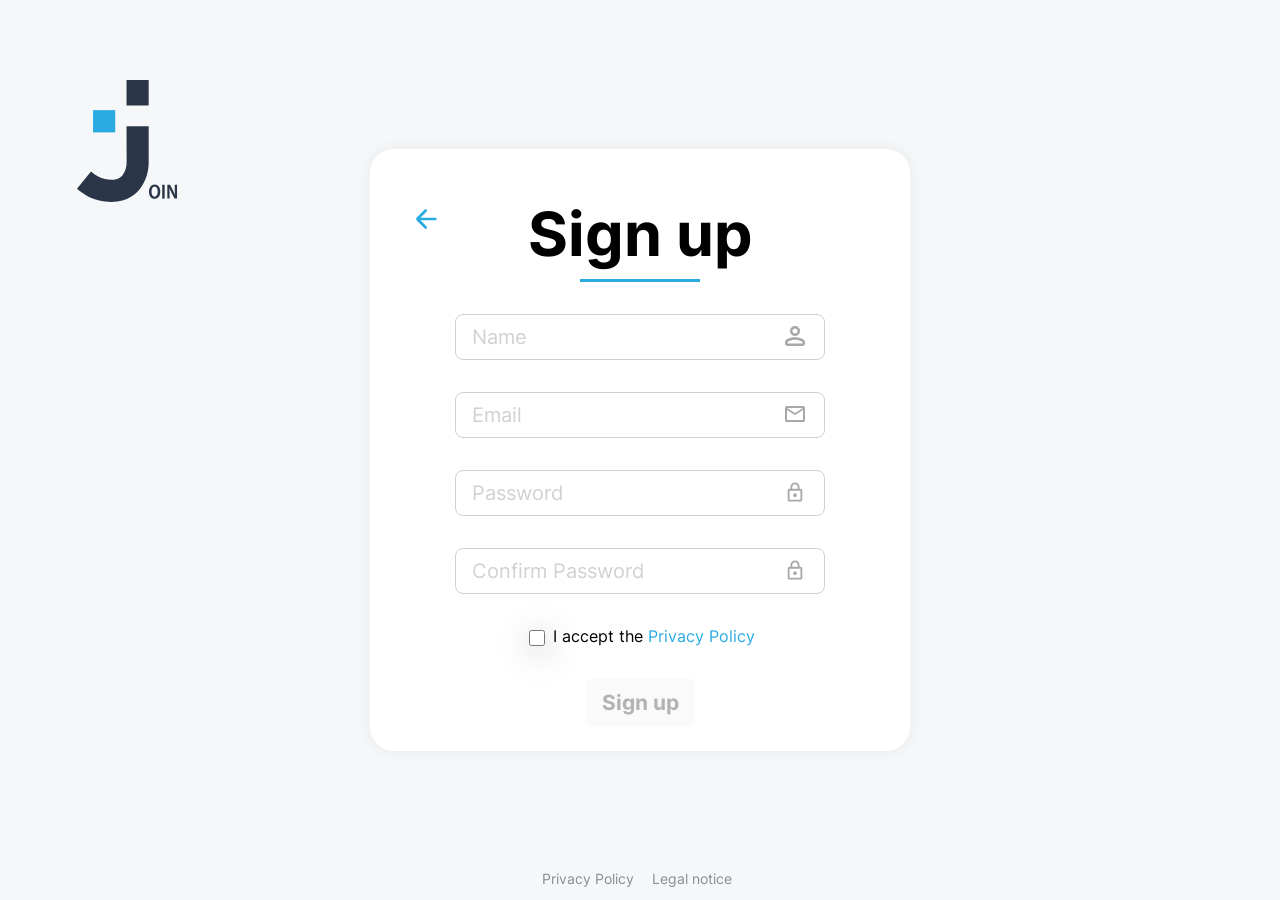
<file: signUp.html>
<!DOCTYPE html>
<html lang="en">
  <head>
    <meta charset="UTF-8" />
    <meta name="viewport" content="width=device-width, initial-scale=1.0" />
    <title>Sign up</title>

    <link rel="icon" type="image/x-icon" href="./assets/img/logo_dark.svg" />

    <link rel="stylesheet" href="./css/font.css" />
    <link rel="stylesheet" href="./css/signUp.css">
    <link rel="stylesheet" href="style.css" />
    <script src="colors.js" defer></script>
    <script src="./js/contact.js" defer></script>
    <script src="./js/signUp.js" defer></script>
    <script src="./js/storage.js" defer></script>
    <script src="script.js" defer></script>
    <script src="./js/login.js" defer></script>
    <script src="users.json" defer></script>
    <script src="contacts.json" defer></script>
    <script src="./js/contactDetail.js" defer></script>
  </head>

  <body onload="initSignUp()">
   
    <div class="wrapper">
      <div class="header-login">
        <img class="logo-login-signUp" src="./assets/img/logo_dark.svg" />
      </div>

      <form
        name="signUpSheet"
        onsubmit="createSignUpdata(); return false;"
        class="ctn-login"
      >
        <a href="./index.html"
          ><img class="arrow-sign-up" src="./assets/img/arrow-left-line.svg"
        /></a>
        <h1 class="mt-48">Sign up</h1>
        <div class="sep-login"></div>
        <div>
          <input class="inputSignUp"
            id="name"
            minlength="2"
            type="text"
            placeholder="Name"
            oninput="disableSignUpButton()"
            required
          />
          <img class="input-icon" src="./assets/img/person.svg" />
        </div>
        <div>
          <input class="inputSignUp"
            id="email"
            type="email"
            placeholder="Email"
            oninput="disableSignUpButton()"
            required
          />
          <img class="input-icon" src="./assets/img/mail.svg" />
        </div>
        <div>
          <input class="inputSignUp"
            id="password"
            type="password"
            placeholder="Password"
            oninput="togglePasswordIcon('password', 'passwordIcon'); disableSignUpButton()"
            required
          />
          <img
            id="passwordIcon"
            class="input-icon"
            src="./assets/img/lock.svg"
            onclick="showPassword('password', 'passwordIcon')"
          />
        </div>
        <div>
          <input class="inputSignUp"
            id="confirmedPassword"
            type="password"
            placeholder="Confirm Password"
            oninput="togglePasswordIcon('confirmedPassword', 'confirmedPasswordIcon'); disableSignUpButton()"
            required
          />
          <img
            id="confirmedPasswordIcon"
            class="input-icon"
            src="./assets/img/lock.svg"
            onclick="showPassword('confirmedPassword', 'confirmedPasswordIcon')"
          />
        </div>
        <div class="ctn-rem-me">
          <input
            id="checkbox"
            class="checkbox"
            type="checkbox"
            onchange="disableSignUpButton()"
            required
          />
          <p>
            I accept the
            <a class="link-privacy" href="privacy.html">Privacy Policy</a>
          </p>
        </div>

        <div class="ctn-btn-login">
          <button
            id="signUpButton"
            class="if-button-disabled"
            href="./index.html"
            type="submit"
            disabled="true"
          >
            Sign up
          </button>
        </div>
      </form>
    </div>

    <footer class="ft-login">
      <a class="links-in-footer" href="privacy.html">Privacy Policy</a>
      <a class="links-in-footer" href="legal.html">Legal notice</a>
    </footer>
  </body>
</html>
</file>
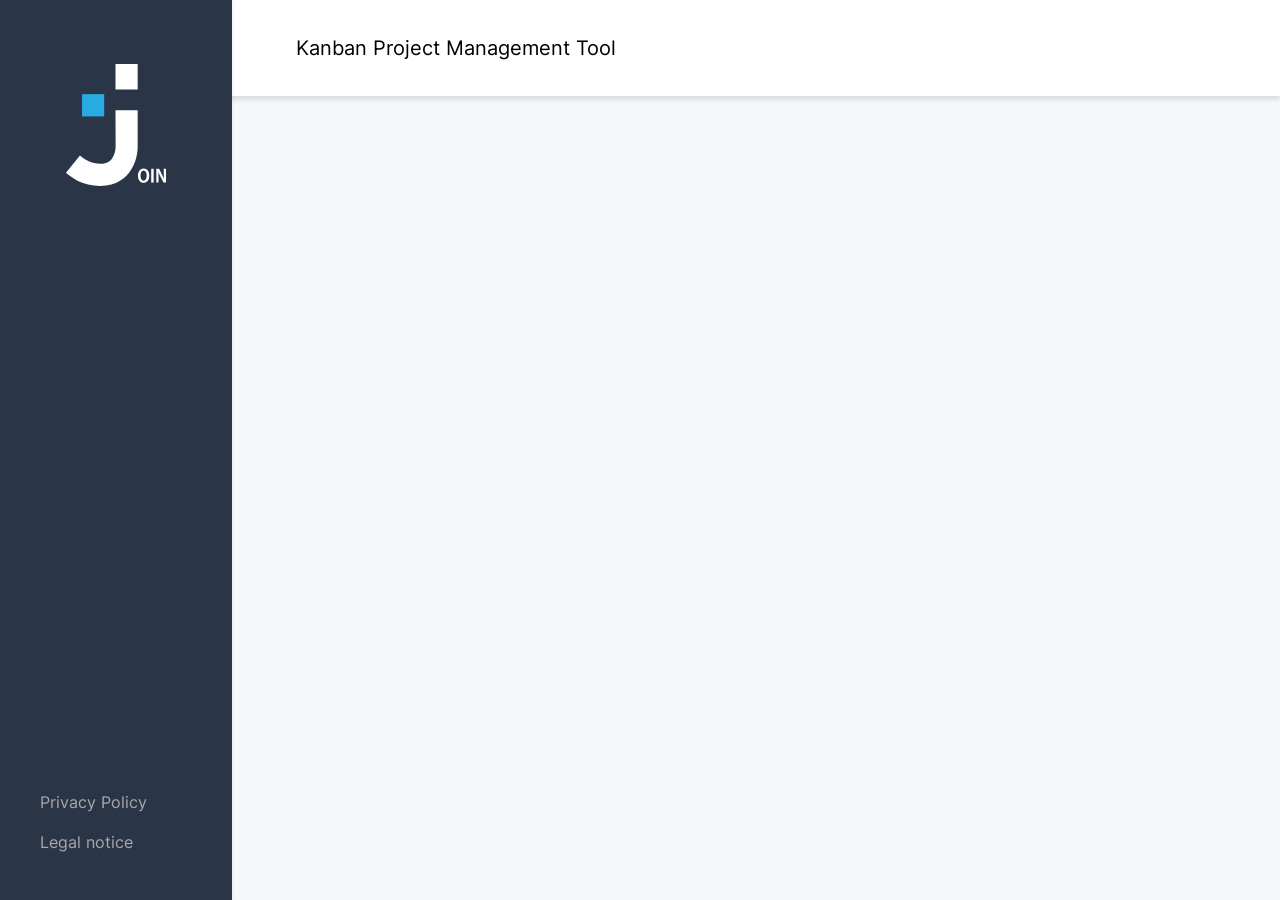
<file: summary.html>
<!DOCTYPE html>
<html lang="en">

<head>
  <meta charset="UTF-8" />
  <meta name="viewport" content="width=device-width, initial-scale=1.0" />
  <title>Summary</title>
  <link rel="icon" type="image/x-icon" href="./assets/img/logo_dark.svg" />

  <link rel="stylesheet" href="./css/font.css" />
  <link rel="stylesheet" href="./css/template.css" />
  <link rel="stylesheet" href="./css/summary.css" />
  <link rel="stylesheet" href="./css/summaryResp.css" />
  <link rel="stylesheet" href="style.css" />
  <link rel="stylesheet" href="./css/contactResp.css">
  <link rel="stylesheet" href="./css/contact.css">

  <script src="script.js" defer></script>
  <script src="./js/summary.js" defer></script>
  <script src="./js/signUp.js" defer></script>
  <script src="./js/storage.js" defer></script>
  <script src="./js/template.js" defer></script>
  <script src="./js/login.js" defer></script>
  <script src="./js/board.js" defer></script>
  <script src="./js/contact.js" defer></script>
  <script src="./js/contactDetail.js" defer></script>
  <script src="./js/contactHTML.js" defer></script>
  <script src="colors.js" defer></script>
</head>



<body id="body-summary" onload="initSummary()">

<div class="landscape-msg">Please rotate your device to portrait mode<br> for better user experience.</div>

  <header w3-include-html="./assets/templates/header.html"></header>
  <div w3-include-html="./assets/templates/submenu.html"></div>
  <div id="sidebar" class="sidebar" w3-include-html="./assets/templates/sidebarFooter.html"></div>

  <div class="ctn-content">

    <div class="title_ctn d-none" id="title_ctn">
      <h1>Join 360</h1>
      <div class="parting_line"></div>
      <span class="second_titlefont">Key Metrics at a Glance</span>
    </div>

    <div class="summary_and_greeting_ctn">
      <div class="summary_content_ctn d-none" id="summary_content_ctn">

        <div class="todo_done_ctn">

          <div class="todo_done_box" onclick="location.href='board.html';">
            <div class="icon-blue-pen">
            </div>
            <div class="number-and-txt-box">
              <h1 id="summary-tasks-toDo">1</h1>
              <span class="text-format-Summary-1">To-Do</span>
            </div>
          </div>

          <div class="todo_done_box" onclick="location.href='board.html';">
            <div class="icon-blue-checkmark">
            </div>
            <div class="number-and-txt-box">
              <h1 id="summary-tasks-done">1</h1>
              <span class="text-format-Summary-1">Done</span>
            </div>
          </div>
        </div>

        <div class="urgent_date_ctn" onclick="location.href='board.html';">

          <div class="urgent_content">
            <div class="summary-icon-priority" id="summary-icon-priority">
              <img id="summary-img-priority" src="./assets/img/prio_urgent_white.svg" alt="...">
            </div>
            <div class="number-and-txt-box">
              <h1 id="summary-number-upcoming-task">1</h1>
              <span class="text-format-Summary-2" id="summary-priority-upcoming-task">Urgent</span>
            </div>
          </div>
          <div class="parting_line_grey"></div>
          <div class="date_content">
            <span class="text-format-Summary-3" id="summary-date-upcoming-task">April 17, 2025</span>
            <span>Upcoming deadline</span>
          </div>
        </div>

        <div class="task_progr_feedb_ctn">
          <div class="task_progr_feedb_box" onclick="location.href='board.html';">
            <h1 id="summary-tasks-all">3</h1>
            <span class="text-format-Summary-1">Tasks in<br>Board</span>
          </div>
          <div class="task_progr_feedb_box" onclick="location.href='board.html';">
            <h1 id="summary-tasks-inProgress">2</h1>
            <span class="text-format-Summary-1">Tasks in<br>Progress</span>
          </div>
          <div class="task_progr_feedb_box" onclick="location.href='board.html';">
            <h1 id="summary-tasks-awaitFeedback">2</h1>
            <span class="text-format-Summary-1">Awaiting<br>Feedback</span>
          </div>
        </div>
      </div>
      <div class="greeting_and_name_ctn d-none" id="greeting_and_name_ctn">
        <div class="greeting_and_name_content">
          <span id="greetingText" class="greeting-txt-format"></span>
        </div>
      </div>
    </div>

    <div>

</body>

</html>
</file>
<file: css/font.css>
/*** INTER ***/

/* inter-100 - latin */
@font-face {
  font-display: swap; /* Check https://developer.mozilla.org/en-US/docs/Web/CSS/@font-face/font-display for other options. */
  font-family: 'Inter';
  font-style: normal;
  font-weight: 100;
  src: url('../assets/font/inter-v13-latin-100.woff2') format('woff2'); /* Chrome 36+, Opera 23+, Firefox 39+, Safari 12+, iOS 10+ */
}

/* inter-200 - latin */
@font-face {
  font-display: swap; /* Check https://developer.mozilla.org/en-US/docs/Web/CSS/@font-face/font-display for other options. */
  font-family: 'Inter';
  font-style: normal;
  font-weight: 200;
  src: url('../assets/font/inter-v13-latin-200.woff2') format('woff2'); /* Chrome 36+, Opera 23+, Firefox 39+, Safari 12+, iOS 10+ */
}

/* inter-300 - latin */
@font-face {
  font-display: swap; /* Check https://developer.mozilla.org/en-US/docs/Web/CSS/@font-face/font-display for other options. */
  font-family: 'Inter';
  font-style: normal;
  font-weight: 300;
  src: url('../assets/font/inter-v13-latin-300.woff2') format('woff2'); /* Chrome 36+, Opera 23+, Firefox 39+, Safari 12+, iOS 10+ */
}

/* inter-regular - latin */
@font-face {
  font-display: swap; /* Check https://developer.mozilla.org/en-US/docs/Web/CSS/@font-face/font-display for other options. */
  font-family: 'Inter';
  font-style: normal;
  font-weight: 400;
  src: url('../assets/font/inter-v13-latin-regular.woff2') format('woff2'); /* Chrome 36+, Opera 23+, Firefox 39+, Safari 12+, iOS 10+ */
}

/* inter-500 - latin */
@font-face {
  font-display: swap; /* Check https://developer.mozilla.org/en-US/docs/Web/CSS/@font-face/font-display for other options. */
  font-family: 'Inter';
  font-style: normal;
  font-weight: 500;
  src: url('../assets/font/inter-v13-latin-500.woff2') format('woff2'); /* Chrome 36+, Opera 23+, Firefox 39+, Safari 12+, iOS 10+ */
}

/* inter-600 - latin */
@font-face {
  font-display: swap; /* Check https://developer.mozilla.org/en-US/docs/Web/CSS/@font-face/font-display for other options. */
  font-family: 'Inter';
  font-style: normal;
  font-weight: 600;
  src: url('../assets/font/inter-v13-latin-600.woff2') format('woff2'); /* Chrome 36+, Opera 23+, Firefox 39+, Safari 12+, iOS 10+ */
}

/* inter-700 - latin */
@font-face {
  font-display: swap; /* Check https://developer.mozilla.org/en-US/docs/Web/CSS/@font-face/font-display for other options. */
  font-family: 'Inter';
  font-style: normal;
  font-weight: 700;
  src: url('../assets/font/inter-v13-latin-700.woff2') format('woff2'); /* Chrome 36+, Opera 23+, Firefox 39+, Safari 12+, iOS 10+ */
}

/* inter-800 - latin */
@font-face {
  font-display: swap; /* Check https://developer.mozilla.org/en-US/docs/Web/CSS/@font-face/font-display for other options. */
  font-family: 'Inter';
  font-style: normal;
  font-weight: 800;
  src: url('../assets/font/inter-v13-latin-800.woff2') format('woff2'); /* Chrome 36+, Opera 23+, Firefox 39+, Safari 12+, iOS 10+ */
}

/* inter-900 - latin */
@font-face {
  font-display: swap; /* Check https://developer.mozilla.org/en-US/docs/Web/CSS/@font-face/font-display for other options. */
  font-family: 'Inter';
  font-style: normal;
  font-weight: 900;
  src: url('../assets/font/inter-v13-latin-900.woff2') format('woff2'); /* Chrome 36+, Opera 23+, Firefox 39+, Safari 12+, iOS 10+ */
}



/*** OPEN SANS ***/

/* open-sans-300 - latin */
@font-face {
  font-display: swap; /* Check https://developer.mozilla.org/en-US/docs/Web/CSS/@font-face/font-display for other options. */
  font-family: 'Open Sans';
  font-style: normal;
  font-weight: 300;
  src: url('../assets/font/open-sans-v40-latin-300.woff2') format('woff2'); /* Chrome 36+, Opera 23+, Firefox 39+, Safari 12+, iOS 10+ */
}

/* open-sans-regular - latin */
@font-face {
  font-display: swap; /* Check https://developer.mozilla.org/en-US/docs/Web/CSS/@font-face/font-display for other options. */
  font-family: 'Open Sans';
  font-style: normal;
  font-weight: 400;
  src: url('../assets/font/open-sans-v40-latin-regular.woff2') format('woff2'); /* Chrome 36+, Opera 23+, Firefox 39+, Safari 12+, iOS 10+ */
}

/* open-sans-500 - latin */
@font-face {
  font-display: swap; /* Check https://developer.mozilla.org/en-US/docs/Web/CSS/@font-face/font-display for other options. */
  font-family: 'Open Sans';
  font-style: normal;
  font-weight: 500;
  src: url('../assets/font/open-sans-v40-latin-500.woff2') format('woff2'); /* Chrome 36+, Opera 23+, Firefox 39+, Safari 12+, iOS 10+ */
}

/* open-sans-600 - latin */
@font-face {
  font-display: swap; /* Check https://developer.mozilla.org/en-US/docs/Web/CSS/@font-face/font-display for other options. */
  font-family: 'Open Sans';
  font-style: normal;
  font-weight: 600;
  src: url('../assets/font/open-sans-v40-latin-600.woff2') format('woff2'); /* Chrome 36+, Opera 23+, Firefox 39+, Safari 12+, iOS 10+ */
}

/* open-sans-700 - latin */
@font-face {
  font-display: swap; /* Check https://developer.mozilla.org/en-US/docs/Web/CSS/@font-face/font-display for other options. */
  font-family: 'Open Sans';
  font-style: normal;
  font-weight: 700;
  src: url('../assets/font/open-sans-v40-latin-700.woff2') format('woff2'); /* Chrome 36+, Opera 23+, Firefox 39+, Safari 12+, iOS 10+ */
}

/* open-sans-800 - latin */
@font-face {
  font-display: swap; /* Check https://developer.mozilla.org/en-US/docs/Web/CSS/@font-face/font-display for other options. */
  font-family: 'Open Sans';
  font-style: normal;
  font-weight: 800;
  src: url('../assets/font/open-sans-v40-latin-800.woff2') format('woff2'); /* Chrome 36+, Opera 23+, Firefox 39+, Safari 12+, iOS 10+ */
}
</file>
<file: css/logInsheet.css>
.wrapper {
  position: relative;
}

.start-animations-helper {
  position: fixed;
  top: 0;
  left: 0;
  right: 0;
  bottom: 0;
  height: 100vh;
  width: 100%;
  background-color: #f6f7f8;
  z-index: 90 !important;
}

.ctn-login {
  border: unset;
  border-radius: 30px;
  background-color: #ffffff;
  width: 652px;
  height: 493px;
  min-width: 400px;
  max-width: 540px;
  display: flex;
  flex-direction: column;
  justify-content: center;
  align-items: center;
  position: relative;
  box-shadow: 0px 0px 14px 3px rgba(0, 0, 0, 0.04);
}

.logo-login {
  position: fixed;
  top: 50%;
  left: 50%;
  width: 40%;
  height: 40%;
  transform: translate(-50%, -50%);
  z-index: 100 !important;
}

.logo-fixed {
  position: fixed;
  top: 80px !important;
  left: 90px !important;
  width: 13% !important;
  height: 13% !important;
}

.logo-light {
  position: fixed;
  top: 50%;
  left: 50%;
  width: 40%;
  height: 40%;
  transform: translate(-50%, -50%);
  z-index: 110 !important;
  display: none;
}

.arrow-sign-up {
  height: 32px;
  width: 32px;
  position: absolute;
  top: 54px;
  left: 40px;
}

input:focus {
  border-color: #ff0000;
}

.sep-login {
  width: 120px;
  height: 3px;
  background-color: #29abe2;
  margin-top: 8px;
  margin-bottom: 32px;
}

.header-login {
  display: flex;
  justify-content: end;
  width: 100%;
  max-width: 1240px;
}

.ctn-no-user {
  position: absolute;
  top: 33px;
  right: 96px;
  display: flex;
  justify-content: flex-end;
  align-items: center;
}

.span-no-user {
  font-size: 20px;
  padding-right: 24px;
}

.ctn-btn-login {
  margin-bottom: 24px;
  display: flex;
  gap: 24px;
}

.ctn-rem-me {
  display: flex;
  align-items: center;
  margin-bottom: 32px;
}

.ctn-no-user-sub {
  display: none;
}

.link-privacy {
  color: #29abe2;
}

.link-privacy:hover {
  text-decoration: underline;
}

.ft-login {
  display: flex;
  justify-content: center;
  align-items: center;
  position: absolute;
  bottom: 25px;
}

.links-in-footer {
  width: 117px;
  display: flex;
  justify-content: center;
  align-items: center;
  color: #a8a8a8;
  font-size: 16px;
  font-family: "Inter";
}

.links-in-footer:hover {
  cursor: pointer;
  font-weight: bold;
  font-size: 16px;
  color: #29abe2;
}

.signUp-button {
  border: unset;
  border-radius: 8px;
  background-color: #2a3647;
  color: #ffffff;
  font-family: "Inter", sans-serif;
  font-size: 21px;
  font-weight: 700;
  padding: 15px 16px;
  display: flex;
  align-items: center;
  justify-content: center;
  cursor: pointer;
}

.logIn-button {
  border: unset;
  border-radius: 8px;
  background-color: #2a3647;
  color: #ffffff;
  font-family: "Inter", sans-serif;
  font-size: 21px;
  font-weight: 700;
  padding: 12px 16px;
  display: flex;
  align-items: center;
  justify-content: center;
  cursor: pointer;
}

.hidden {
  opacity: 0;
}

.d-none {
  display: none;
}

.d-flex {
  display: flex;
}

.links-footer {
  display: flex;
  gap: 8px;
}

/* **** RESPONSIVE DESIGN **** */

@media (max-width: 760px) {
  .ctn-login {
    width: 405px;
    height: 515px;
    margin-top: 0;
    margin-bottom: 25px;
  }

  .ctn-btn-login {
    flex-direction: column;
    align-items: center;
  }

  .signUp-button {
    padding: 8px 6px;
    width: 104px;
  }

  .logIn-button {
    width: 180px;
    height: 51px;
  }

  .btn-outline {
    width: 180px;
    height: 51px;
  }

  .signUp-button a {
    width: 95px;
    line-height: 19px;
    font-size: 16px;
  }

  .ctn-no-user {
    display: none;
  }

  .span-no-user {
    font-size: 17px;
  }

  .mobile-frame-signUp {
    display: flex !important;
    align-items: center;
    margin-bottom: -3px;
  }

  .ft-login {
    flex-direction: column;
    gap: 28px;
  }

  .links-in-footer {
    font-size: 16px;
    font-weight: 400;
  }

  .links-in-footer:hover {
    font-weight: 400;
    color: #a8a8a8;
  }

  .btn-outline:hover {
    border-color: initial;
    color: #2a3647;
    box-shadow: initial;
  }

  footer {
    position: relative;
  }
}

@media (max-width: 675px) {
  .start-animations-helper {
    animation: start-animations-helper_animation 0.75s ease-in-out 0.25s
      forwards !important;
    background-color: #2a3647 !important;
  }
  .logo-light {
    display: block;
    animation: logo_animation_lightLogo 0.75s ease-in-out 0.25s forwards !important;
  }
  .logo-login {
    animation: logo_animation_resp 0.75s ease-in-out 0.25s forwards !important;
  }
}

@media (max-width: 400px) {
  body {
    overflow-y: scroll;
  }
  .ctn-login {
    width: 320px;
    min-width: 320px;
    height: 484px;
  }
  .sep-login {
    height: 7px;
    margin-bottom: 13px;
    margin-top: 4px;
  }

  .if-button-disabled {
    padding: 6px 0;
    font-size: 16px;
  }

  .arrow-sign-up {
    left: 16px;
  }
}
</file>
<file: style.css>
body {
  margin: 0;
  background-color: #f6f7f8;
  font-family: "Inter", sans-serif;
  display: flex;
  justify-content: center;
  align-items: center;
  flex-direction: column;
  position: relative;
  min-height: 100vh;
  min-width: 320px;

  --height-header: 96px;
  --height-footer: 80px;
  --width-sidebar: 232px;
  --margin-top-content: 176px;
  --margin-left-content: 296px;
  --margin-right-content: 40px;
}


h1 {
  font-size: 61px;
  margin-bottom: 0;
  margin-block-start: 0;
}

h2 {
  font-size: 27px;
  font-weight: 700;
}

h3 {
  font-size: 20px;
  font-weight: 700;
  margin-bottom: 4px;
  margin-block-start: 0;
}

input {
  height: 36px;
  width: 336px;
  font-family: "Inter", sans-serif;
  font-size: 20px;
  font-weight: 400;
  color: #000000;
  border-radius: 8px;
  border: solid 1px #d1d1d1;
  margin-bottom: 32px;
  padding: 4px 16px;
}

input:focus {
  border-color: #29abe2;
  outline: none;
}

input:hover {
cursor: pointer;
}

::placeholder {
  color: #d1d1d1;
}

p {
  margin-block-start: 0;
  margin-block-end: 0;
}

a {
  text-decoration: none;
  cursor: pointer;
}

.mt-48 {
  margin-top: 48px;
}

.ft-sz-16 {
  font-size: 16px !important;
}

.wrapper {
  flex: 1;
  display: flex;
  flex-direction: column;
  align-items: center;
  justify-content: center;
  width: 100%;
}

.input-icon {
  position: absolute;
  margin-left: -40px;
  margin-top: 12px;
  height: 20px;
  width: 20px;
}

.btn-db {
  border: unset !important;
  border-radius: 8px !important;
  background-color: #2a3647 !important;
  color: #ffffff !important;
  font-family: "Inter", sans-serif !important;
  font-size: 21px !important;
  font-weight: 700 !important;
  padding: 12px 16px !important;
  display: flex !important;
  align-items: center !important;
}

.if-button-disabled {
  border: unset !important;
  border-radius: 8px !important;
  border-color: rgba(118, 118, 118, 0.3) !important;
  background-color: rgba(239, 239, 239, 0.3) !important;
  color: rgba(16, 16, 16, 0.3) !important;
  font-family: "Inter", sans-serif !important;
  font-size: 21px;
  font-weight: 700 !important;
  padding: 12px 16px !important;
  display: flex !important;
  align-items: center !important;
}

.btn-db:hover {
  cursor: pointer;
  background-color: #29abe2 !important;
  box-shadow: 3px 3px 3px rgba(0, 0, 0, 0.2);
}

.btn-outline {
  border: solid 1px #2a3647;
  border-radius: 8px;
  background-color: #ffffff;
  color: #2a3647;
  font-family: "Inter", sans-serif;
  font-size: 21px;
  font-weight: 700;
  padding: 12px 16px;
}

.btn-outline:hover {
  cursor: pointer;
  border-color: #29abe2;
  color: #29abe2;
  box-shadow: 3px 3px 3px rgba(0, 0, 0, 0.2);
}

.icon-btn {
  width: 32px;
  height: 32px;
}

.checkbox {
  height: 16px;
  width: 16px;
  margin-bottom: 0;
  margin-right: 8px;
  padding: 0;
  filter: drop-shadow(2px 6px 16px rgba(0, 0, 0, 0.3));
}

.checkbox:hover {
  cursor: pointer;
  box-shadow: 3px 3px 3px rgba(0, 0, 0, 0.3);
  height: 17px;
  width: 17px;
  margin-right: 7px;
}

.disable-scroll {
  overflow: hidden;
}

.landscape-msg {
  display: none;
  justify-content: center;
  align-items: center;
  position: fixed;
  top: 0;
  bottom: 0;
  left: 0;
  right: 0;
  z-index: 20;
  text-align: center;
  line-height: 200%;
  background-color: #2a3647;
  opacity: 0.9;
  color: #ffffff;
  font-size: 28px;
  font-weight: 600;
}

.successfullyMessage {
  display: flex;
  justify-content: center;
  align-items: center;
  font-size: 20px;
  text-align: center;
  z-index: 200 !important;
  position: fixed;
  top: 50%;
  left: 50%;
  transform: translate(-50%, -50%);
  background: #2a3647 !important;
  color: white !important;
  border: none !important;
  border-radius: 10px !important;
  width: 300px !important;
  height: 70px;
}

.transp-overlay {
  display: flex;
  position: fixed;
  top: 0;
  left: 0;
  right: 0;
  bottom: 0;
  height: 100vh;
  width: 100%;
  background-color: rgba(255, 255, 255, 0.3);
  z-index: 150 !important;
  animation: start-animations-helper_animation 1.5s ease-in-out forwards;
}

.pos-rel {
  position: relative;
}

.rotate180 {
  transform: rotate(180deg);
}

.d-none {
  display: none;
}

*::-webkit-scrollbar {
  width: 12px;
  height: 12px;
}

*::-webkit-scrollbar-track {
  background-color: white;
  border-radius: 8px;
  margin-top: var(--height-header);
  margin-bottom: 4px;
}

*::-webkit-scrollbar-track:hover {
  background-color: rgb(235, 235, 235);
}

*::-webkit-scrollbar-thumb {
  background-color: #cccccc;
  border-radius: 8px;
}

*::-webkit-scrollbar-thumb:hover {
  background-color: #a8a8a8;
}

input:-webkit-autofill,
input:-webkit-autofill:hover, 
input:-webkit-autofill:focus, 
input:-webkit-autofill:active{
    -webkit-box-shadow: 0 0 0 30px white inset !important;
}


/* **** RESPONSIVE DESIGN **** */

@media (max-width: 784px) {
  body {
    --height-header: 80px !important;
    --margin-top-content: 128px !important;
    --margin-left-content: 64px !important;
  }

  ::-webkit-scrollbar {
    width: 0;
    height: 8px;
}

  *::-webkit-scrollbar-track {
    margin-bottom: var(--height-footer);
  }

  *::-webkit-scrollbar-track {
    margin-bottom: var(--height-footer);
  }
}

@media (max-width: 600px) {
  body {
    --margin-left-content: 16px !important;
    --margin-right-content: 16px !important;
  }

  h1 {
    font-size: 47px;
  }
}

@media (max-width: 420px) {
  input {
    width: 255px;
    font-size: 16px;
  }
}

@media screen and (max-height: 480px) and (orientation: landscape) {
  .landscape-msg {
    display: flex;
  }
}
</file>
<file: css/animation.css>
.animate-logo {
  animation: logo_animation 0.75s ease-in-out 0.25s forwards;
}

.animate-logo-responsive {
  animation: logo_animation_resp 0.75s ease-in-out 0.25s forwards;
}

.animate-helper {
  animation: start-animations-helper_animation 0.75s ease-in-out 0.25s forwards;
}

.animate-helper-responsive {
  background-color: #2a3647 !important;
  animation: start-animations-helper_animation 0.75s ease-in-out 0.25s forwards;
}

.animate-logo-white {
  display: block;
  animation: logo_animation_lightLogo 0.75s ease-in-out 0.25s forwards;
}


@keyframes logo_animation {
  0% {
    height: 40%;
    width: 40%;
  }

  100% {
    width: 13%;
    height: 13%;
    position: fixed;
    top: 80px;
    left: 90px;
  }
}


@keyframes start-animations-helper_animation {
  0% {
    opacity: 100%;
  }
  100% {
    opacity: 0%;
    display: none;
  }
}


@keyframes logo_animation_lightLogo {
  0% {
    opacity: 100%;
  }
  30% {
    opacity: 50%;
  }
  75% {
    opacity: 20%;
  }
  100% {
    opacity: 0%;
    width: 13%;
    height: 13%;
    position: absolute;
    top: 60px;
    left: 50px;
  }
}


@keyframes logo_animation_resp {
  0% {
    height: 40%;
    width: 40%;
  }

  100% {
    width: 13%;
    height: 13%;
    position: absolute !important;
    top: 60px;
    left: 50px;
  }
}
</file>
<file: css/contact.css>
.body-contacts {
  overflow-x: hidden;
  --width-contacts-overview: 456px;
}

.bg-contact-list {
  position: absolute;
  top: var(--height-header);
  left: var(--width-sidebar);
  height: calc(100% - var(--height-header));
  /* height: 100%; */
  display: flex;
  flex-direction: column;
  width: var(--width-contacts-overview);
  background-color: white;
  box-shadow: 4px 0px 6px 0px #00000014;
  overflow-y: auto;
}

.wrapper-contact-list {
  margin-left: 28px;
  padding: 0px 24px;
}

.ctn-btn-contact-list {
  position: sticky;
  top: 0px;
  background-color: white;
  padding-top: 24px;
  padding-bottom: 24px;
}

.btn-add-contact-db {
  position: sticky;
  top: 100px;
  display: flex;
  gap: 16px;
  justify-content: center;
  align-items: center;
}

.btn-contact-mobile {
  position: fixed;
  height: 56px;
  width: 56px;
  display: none;
  justify-content: center;
  align-items: center;
  bottom: 24px;
  right: 36px;
  background-color: #2a3647;
  border-radius: 50%;
  box-shadow: 0px 4px 4px 0px #00000040;
}

.btn-contact-mobile:hover {
  cursor: pointer;
  background-color: #29abe2;
}

.contact-list-initial-letter {
  font-size: 20px;
  padding: 11px 39px;
  margin-top: 8px;
  margin-bottom: 8px;
}

.contact-list-separator {
  border: 1px solid #d1d1d1;
  margin-top: 8px;
  margin-bottom: 8px;
}

.contact-list-single-contact {
  display: flex;
  align-items: center;
  padding: 15px 24px;
  border-radius: 10px;
  gap: 35px;
}

.contact-list-single-contact:hover {
  cursor: pointer;
  background: linear-gradient(180deg, #f9f9f9 0%, #f0f0f0 100%);
}

.contact-list-single-contact-acronym {
  display: flex;
  justify-content: center;
  align-items: center;
  flex-shrink: 0;
  width: 42px;
  height: 42px;
  font-size: 12px;
  color: white;
  background-color: #ff7a00;
  border-radius: 50%;
  border: 2px solid white;
}

.contact-list-single-contact-name {
  font-size: 20px;
}

.contact-list-single-contact-mail {
  color: #007cee;
}

.contacts-no-contacts {
  display: flex;
  justify-content: center;
  font-size: 20px;
  font-weight: 700;
  color: #42526e;
  margin-top: 40px;
}

.ctn-content-contacts {
  left: calc(
    var(--margin-left-content) + var(--width-contacts-overview)
  ) !important;
  /* height: 100%; */
}

.headline-contacts {
  display: flex;
  justify-content: flex-start;
  align-items: center;
  gap: 30px;
}

.headline-separator {
  height: 59px;
  width: 3px;
  background-color: #29abe2;
}

.headline-contacts span {
  font-size: 27px;
}

.wrapper-contact-details {
  display: flex;
  flex-direction: column;
  margin-top: 32px;
  overflow: auto;
  transition: 100ms;
}

.contact-arrow-return {
  position: absolute;
  top: 0;
  right: 0;
}

.contact-arrow-return:hover {
  cursor: pointer;;
}

.ctn-contacts-details-name {
  display: flex;
  align-items: center;
  gap: 54px;
}

.contacts-detail-acronym {
  display: flex;
  justify-content: center;
  align-items: center;
  flex-shrink: 0;
  width: 120px;
  height: 120px;
  font-size: 47px;
  font-weight: 500;
  color: white;
  background-color: #ff7a00;
  border: 3px solid #ffffff;
  border-radius: 50%;
  box-shadow: 0px 0px 4px 0px #0000001a;
}

.ctn-contacts-details-name-right {
  display: flex;
  flex-direction: column;
  justify-content: center;
  align-items: flex-start;
  gap: 13px;
}

.contacts-detail-name {
  font-size: 47px;
  font-weight: 500;
}
.ctn-contacts-detail-edit-delete {
  display: flex;
  justify-content: flex-end;
  align-items: center;
  gap: 24px;
}

.contacts-detail-edit-delete-container {
  display: flex !important;
}

.d-flex {
  display: flex !important;
}

.contacts-detail-edit-delete {
  display: flex;
  align-items: center;
  font-size: 16px;
  gap: 8px;
  cursor: pointer;
}

.contacts-detail-edit-delete:hover {
  cursor: pointer;
  color: #29abe2;
  font-weight: bold;
}

.contacts-detail-edit-delete img {
  height: 18px;
}

.contacts-detail-edit-delete span {
  width: 48px;
}

.contacts-detail-subheadline {
  font-size: 20px;
  margin-top: 59px;
  margin-bottom: 42px;
}

.ctn-contacts-detail-mail-phone {
  display: flex;
  flex-direction: column;
  gap: 22px;
}

.contacts-detail-mail-phone {
  display: flex;
  flex-direction: column;
  gap: 15px;
}

.contacts-detail-mail-phone span {
  font-weight: 700;
}

.contacts-detail-mail {
  color: #007cee;
}

.overlay-contacts-submenu {
  position: fixed;
  top: 0;
  left: 0;
  right: 0;
  bottom: 0;
  z-index: 4;
  background-color: transparent;
  cursor: pointer;
}

.ctn-contacts-submenu {
  position: absolute;
  right: var(--margin-right-content);
  bottom: 24px;
  z-index: 5;
  display: flex;
  flex-direction: column;
  gap: 16px;
  background-color: white;
  border-radius: 20px 20px 0 20px;
  padding: 24px;
  box-shadow: 0px 4px 4px 0px #00000040;
}

.ctn-contacts-submenu img {
  margin-right: 8px;
}

.pop-up-contacts {
  position: absolute;
  z-index: 6;
  display: flex;
  justify-content: center;
  align-items: center;
  background-color: #2a3647;
  color: white;
  font-size: 20px;
  font-weight: 400;
  padding: 24px 32px;
  border-radius: 20px;
  box-shadow: 0px 0px 4px 0px #0000001a;
  transition: 200ms;
}

.translate-x {
  transform: translateX(800px);
}


.translate-xanother {
  transform:translateY(-50%);
}

.translate-y {
  transform: translateY(50%);
}

.no-transition {
  transition: none !important;
}

.mt-42 {
  margin-top: 42px;
}

#confirmationModal {
  position: fixed;
  top: 50%;
  left: 46%;
  transform: translate(35%, -118%);
  background-color: rgb(246,247,248);
  padding: 20px;
  border: 1px solid #ccc;
  z-index: 1000;
  border-radius: 15px;
  height: 76px;
}

#confirmationModal p {
  margin-bottom: 10px;
}

.modal-content {
  text-align: center;
}

#confirmDelete,
#cancelDelete {
  margin: 7px;
  cursor: pointer;
  color: white;
  background-color: #2a3647;
  border-radius: 5px;
  width: 45px;
  height: 26px;
}
</file>
<file: css/template.css>
header {
  height: 96px;
  background-color: white;
  display: flex;
  justify-content: space-between;
  align-items: center;
  position: fixed;
  top: 0;
  left: 0;
  right: 0;
  z-index: 1;
  padding-left: var(--margin-left-content);
  padding-right: var(--margin-right-content);
  box-shadow: 0 4px 4px rgba(0, 0, 0, 0.1);
}

header span {
  font-size: 20px;
  font-weight: 400;
  color: #000000;
}

.logo-header {
  width: 32px;
  display: none;
}

.header-right {
  display: flex;
  align-items: center;
  gap: 16px;
}

.ctn-icon-help-header {
  height: 32px;
  width: 32px;
  display: flex;
  justify-content: center;
  align-items: center;
}

.icon-help-header {
  height: 20px;
  width: 20px;
}

.icon-help-header:hover {
  height: 24px;
  width: 24px;
}

.icon-user-header {
  width: 48px;
  height: 48px;
  display: flex;
  justify-content: center;
  align-items: center;
  font-weight: bold;
  font-size: 16px;
  color: #29abe2;
  background-color: white;
  border-radius: 50%;
  border: solid 3px #2a3647;
}

.icon-user-header:hover {
  background-color: #0c2e621f;
}

.submenu-header {
  position: fixed;
  z-index: 10;
  top: var(--height-header);
  right: var(--margin-right-content);
  display: flex;
  flex-direction: column;
  background-color: #2a3647;
  padding: 10px;
  gap: 8px;
  border-radius: 20px 0 20px 20px;
  box-shadow: 0px 0px 4px 0px #0000001a;
}

.submenu-header a {
  text-decoration: none;
  color: #cdcdcd;
  font-size: 16px;
  padding: 8px 16px;
  border-radius: 8px;
}

.submenu-header a:hover {
  cursor: pointer;
  background-color: #2a3d59;
  transform: translateX(1px);
  transition: 75ms;
}

.overlay-submenu {
  height: 100%;
  position: fixed;
  top: 0;
  left: 0;
  right: 0;
  z-index: 9;
}

nav {
  display: flex;
  flex-direction: column;
  gap: 20px;
}

nav a {
  display: flex;
  align-items: center;
  color: #cdcdcd;
  padding: 8px 56px;
  gap: 8px;
}

nav a:hover {
  background-color: #2a3d59;
}

.nav-icon {
  width: 24px;
  height: 24px;
}

.tab-selected {
  background-color: #091931;
  color: white;
}

.sidebar {
  width: 232px;
  height: 100%;
  position: fixed;
  z-index: 2;
  display: flex;
  flex-direction: column;
  top: 0;
  left: 0;
  background-color: #2a3647;
  box-shadow: 0px 0px 4px 0px #0000001a;
}

.logo-sidebar {
  display: flex;
  justify-content: center;
  margin-top: 64px;
  margin-bottom: 96px;
}

.ctn-sidebar-legal {
  flex: 1;
  display: flex;
  flex-direction: column;
  justify-content: flex-end;
  align-items: flex-start;
  position: absolute;
  bottom: 38px;
}

.ctn-sidebar-legal a {
  color: #a8a8a8;
  display: flex;
  justify-content: flex-start;
  align-items: center;
  width: 192px;
  height: 40px;
  padding-left: 40px;
}

.ctn-sidebar-legal a:hover {
  color: #29abe2;
  font-weight: bold;
}

.ctn-content {
  position: absolute;
  top: var(--margin-top-content);
  left: var(--margin-left-content);
  right: 0;
  margin-right: var(--margin-right-content);
}

/* **** RESPONSIVE DESIGN **** */

@media (max-width: 784px) {
  header {
    height: 80px !important;
  }

  header span {
    display: none;
  }

  .icon-help-header {
    display: none;
  }

  .icon-user-header {
    width: 40px;
    height: 40px;
  }

  .sidebar {
    width: 100%;
    height: var(--height-footer);
    top: unset;
    bottom: 0;
    right: 0;
  }

  .logo-sidebar {
    display: none;
  }

  nav {
    flex-direction: row;
    justify-content: space-evenly;
    gap: unset;
  }

  nav a {
    flex-direction: column;
    justify-content: center;
    width: 64px;
    height: 64px;
    font-family: "Open Sans", sans-serif;
    font-size: 14px;
    padding: 8px 12px;
    border-radius: 16px;
    gap: 4px;
  }

  .ctn-sidebar-legal {
    display: none;
  }

  .logo-header {
    display: flex;
  }
}

@media (max-width: 350px) {
  nav a {
    font-size: 13px;
  }
}
</file>
<file: css/addTask.css>
.no-margin-bottom {
  margin-bottom: 0px !important;
}

.form-layout {
  display: flex;
  flex-direction: column;
  margin-top: 24px;
}

.add-task-wrapper-form-input {
  display: flex;
  gap: 40px;
}

.add_task_txt_format {
  font-size: 20px;
  font-weight: 400;
  line-height: 24px;
  letter-spacing: 0em;
  text-align: left;
  margin-bottom: 8px;
}

.input_box_layout {
  display: flex;
  justify-content: flex-start;
  align-items: flex-start;
  flex-direction: column;
  margin-bottom: 34px;
}

.description-with-star {
  display: flex;
}

.parting_line_grey {
  width: 2px;
  background: #d1d1d1;
}

.input-add-task {
  height: 48px;
  width: 440px;
  font-family: "Inter", sans-serif;
  font-size: 20px;
  font-weight: 400;
  color: #000000;
  border-radius: 8px;
  border: solid 1px #d1d1d1;
  padding: 4px 16px;
  margin: 0px;
  overflow: hidden;
  margin-right: 5px;
}

.input-textarea {
  resize: vertical;
  padding: 12px 16px;
}

.input-textarea:active,
.input-textarea:focus,
select:active,
select:focus {
  border: solid 1px #29abe2;
  outline: none;
}

select {
  appearance: none;
  -webkit-appearance: none;
  height: 56px;
  width: 100%;
  padding-left: 10px;
  background-color: #fff;
  border: 1px solid #caced1;
  border-radius: 8px;
  color: #000;
  cursor: pointer;
  font-size: 20px;
  -webkit-appearance: none;
  -moz-appearance: none;
  appearance: none;
}

.custom-select {
  width: 480px;
}

select:focus {
  border-color: #29abe2;
}

.dropDownIcon {
  width: 0;
  height: 0;
  border-left: 8px solid transparent;
  border-right: 8px solid transparent;
  border-top: 10px solid #555;
  position: absolute;
  margin-top: 25px;
  margin-left: 438px;
  transition: transform 0.3s ease;
}

.active .dropDownIcon {
  transform: rotate(180deg);
}

.assignedContacts-open {
  width: 470px;
  max-height: 250px;
  overflow-y: auto;
  border: 1px solid #ccc;
  border-top: none;
  border: none;
  z-index: 1000;
  background-color: #ffffff;
  display: none;
}

.contact {
  display: flex;
  justify-content: space-between;
  align-items: center;
  padding-left: 12px;
  padding-right: 16px;
  height: 70px;
  margin-bottom: 2px;
}

.contact:hover {
  background-color: #e3e3e3;
  border-radius: 10px;
  cursor: pointer;
}

.contact.active {
  color: white;
  border-radius: 10px;
  background-color: #2a3647;
}

.contact-circle-and-name-box {
  display: flex;
  justify-content: flex-start;
  align-items: center;
  gap: 8px;
  cursor: pointer;
}

.dropdwon-checkbox {
  width: 22px;
  margin-top: 30px;
}

.checked-contact-box {
  display: flex;
  justify-content: flex-start;
  align-items: center;
}

.checked-contacts-ctn {
  display: flex;
  align-items: center;
  margin-top: 8px;
  gap: 8px;
  max-width: 440px;
  flex-wrap: wrap;
}

.circle-wth-initials {
  border-radius: 100%;
}

.icon-calendar {
  height: 20px;
  width: 20px;
  position: absolute;
  margin-top: 50px;
  margin-left: 438px;
}

.prio_box_layout {
  display: flex;
  justify-content: space-between;
  align-items: center;
  width: 470px;
}

.prio-btn-neutral {
  width: 136px;
  height: 56px;
  padding: 16px, 10px, 16px, 10px;
  border-radius: 10px;
  gap: 8px;
  border: 0px;
  background-color: #ffffff;
  box-shadow: 0px 0px 4px 0px #0000001a;
  font-size: 20px;
  font-weight: 400;
  line-height: 24px;
  letter-spacing: 0em;
  text-align: left;
  display: flex;
  justify-content: center;
  align-items: center;
  cursor: pointer;
}

.prio-btn-neutral:hover {
  box-shadow: 0px 4px 4px 0px #00000040;
}

.urgent-btn-red {
  width: 136px;
  height: 56px;
  padding: 16px, 10px, 16px, 10px;
  border-radius: 10px;
  gap: 8px;
  border: 0px;
  color: #ffffff;
  background-color: #ff3d00;
  font-size: 20px;
  font-weight: 700;
  line-height: 24px;
  letter-spacing: 0em;
  text-align: left;
  display: flex;
  justify-content: center;
  align-items: center;
  cursor: pointer;
}

.medium-btn-yellow {
  width: 136px;
  height: 56px;
  padding: 16px, 10px, 16px, 10px;
  border-radius: 10px;
  gap: 8px;
  border: 0px;
  color: #ffffff;
  background-color: #ffa800;
  font-size: 20px;
  font-weight: 700;
  line-height: 24px;
  letter-spacing: 0em;
  text-align: left;
  display: flex;
  justify-content: center;
  align-items: center;
  cursor: pointer;
}

.low-btn-green {
  width: 136px;
  height: 56px;
  padding: 16px, 10px, 16px, 10px;
  border-radius: 10px;
  gap: 8px;
  border: 0px;
  color: #ffffff;
  background-color: #7ae229;
  font-size: 20px;
  font-weight: 700;
  line-height: 24px;
  letter-spacing: 0em;
  text-align: left;
  display: flex;
  justify-content: center;
  align-items: center;
  cursor: pointer;
}

.bottom-section-ctn {
  display: flex;
  justify-content: space-between;
  width: 1028px;
  margin-top: 80px;
}

.reqiured_txt_format {
  margin-top: 42px;
  font-size: 18px;
}

.clear_create_btn_ctn {
  display: flex;
  gap: 10px;
}

.clear-btn {
  width: 110px;
  height: 56px;
  padding: 16px;
  border-radius: 10px;
  border: 1px solid #2a3647;
  background: linear-gradient(0deg, #f6f7f8, #f6f7f8);
  font-size: 20px;
  cursor: pointer;
  display: flex;
  align-items: center;
  justify-content: space-between;
}

.clear-btn span {
  flex-grow: 1;
}

.clear-btn:hover {
  border: 2px solid #29abe2;
  color: #29abe2;
  box-shadow: 0px 4px 4px 0px #00000040;
}

.clear-btn:active {
  border: 2px solid #091931;
  color: #091931;
  box-shadow: 0px 4px 4px 0px #00000040;
}

.clear-btn:hover .hover-icon {
  filter: invert(32%) sepia(98%) saturate(1276%) hue-rotate(180deg)
    brightness(89%) contrast(89%);
}

.create-task-btn {
  width: 183px;
  height: 56px;
  padding: 16px;
  border-radius: 10px;
  border: 1px;
  gap: 4px;
  background: #2a3647;
  font-size: 20px;
  color: #fff;
  font-weight: 700;
  cursor: pointer;
}

.create-task-btn:hover {
  background-color: #29abe2;
  box-shadow: 0px 4px 4px 0px #00000040;
}

.create-task-btn:active {
  background-color: #091931;
  box-shadow: 0px 4px 4px 0px #00000040;
}

.create-task-btn-checkmark {
  width: 15.49px;
  height: 11.22px;
}

#vectorboard-pic {
  width: 26px;
  height: 22px;
  margin-left: 14px;
}
</file>
<file: css/addTaskSubtask.css>
.input-add-subtask {
  outline: none;
  border: 0px;
}

.input-add-subtask-layout {
  display: flex;
  justify-content: flex-end;
}

.input-subtask-btn-ctn {
  position: absolute;
  display: flex;
  justify-content: flex-end;
  align-items: center;
  margin-top: 8px;
  margin-right: 16px;
  width: fit-content;
  gap: 8px;
  background: white;
  width: 79px;
  height: 41px;
}

.subtask-plus-btn {
  height: 24px;
  width: 24px;
  border-radius: 100%;
  background-image: url(../assets/img/plus_blue.svg);
  background-repeat: no-repeat;
  background-position: center;
  border: 0;
  background-color: white;
  cursor: pointer;
  object-fit: contain;
}

.subtask-plus-btn:hover {
  background-color: #eaeaea;
  cursor: pointer;
}

.x-btn {
  height: 24px;
  width: 24px;
  border-radius: 100%;
  background-image: url(../assets/img/close_black.svg);
  background-repeat: no-repeat;
  background-position: center;
  border: 0;
  background-color: rgb(255, 255, 255);
}

.x-btn:hover,
.check-round-btn:hover {
  background-color: #eaeaea;
  cursor: pointer;
}

.check-round-btn {
  height: 24px;
  width: 24px;
  border-radius: 100%;
  background-image: url(../assets/img/check.svg);
  background-repeat: no-repeat;
  background-position: center;
  border: 0;
  background-color: rgb(255, 255, 255);
  cursor: pointer;
  padding-right: 24px;
}

.check-sub-btn:hover {
  background-color: #eaeaea;
  cursor: pointer;
}

.check-square-btn {
  height: 24px;
  width: 24px;
  background-image: url(../assets/img/check.svg);
  background-repeat: no-repeat;
  background-position: center;
  border: 0;
  background-color: rgb(255, 255, 255);
  border-right: 1px solid #caced1;
  cursor: pointer;
}

.check-square-btn:hover {
  cursor: pointer;
}

.small-divider {
  height: 24px;
  background-color: #caced1;
  width: 1px;
}

.input-edit-subtask {
  border: 0;
  background-color: transparent;
  margin-bottom: 0px !important;
}

.subtask-list {
  margin-top: 8px;
  height: 24px;
  width: 440px;
  display: flex;
  justify-content: space-between;
  align-items: center;
  padding: 8px 16px;
  border-radius: 12px;
}

.subtask-list:hover {
  background-color: #eeeeee;
  cursor: pointer;
}

.subtask-list-edit-mode {
  background-color: white;
  border-bottom: 2px solid #29abe2;
  border-radius: 0px !important;
  height: 20px !important;
  margin-top: 8px;
  height: 24px;
  width: 440px;
  display: flex;
  justify-content: space-between;
  align-items: center;
  padding: 8px 16px;
}

.subtask-icons {
  display: flex;
  justify-content: flex-end;
  align-items: center;
  z-index: 5;
}

.delete-btn {
  background-image: url(../assets/img/delete_default.svg);
  border: 0;
  height: 24px;
  width: 34px;
  padding-right: 5px;
  background-repeat: no-repeat;
  background-position: center;
  cursor: pointer;
}

.delete-btn:hover,
.confirm-btn:hover {
  cursor: pointer;
}

.white-bg {
  background-color: white !important;
}

.confirm-btn {
  background-image: url(../assets/img/edit_default.svg);
  border: 0;
  height: 24px;
  width: 34px;
  padding-right: 5px;
  background-repeat: no-repeat;
  background-position: center;
  border-left: 1px solid #caced1;
  cursor: pointer;
}
</file>
<file: css/addTaskResponsive.css>
@media (max-width: 1380px) {
  .add-task-wrapper-form-input {
    flex-direction: column;
  }

  .parting_line_grey {
    display: none;
  }

  .bottom-section-ctn {
    flex-wrap: wrap;
    justify-content: flex-start;
    align-items: baseline;
    gap: 32px;
    margin-top: 20px;
    padding: 16px;
    width: 85%;
  }

  .clear-btn {
    display: none;
  }
}

@media (max-width: 784px) {
  .bottom-section-ctn {
    position: fixed;
    bottom: 80px;
    width: 90%;
    z-index: 5;
    background-color: #f6f7f8;
    display: flex;
    flex-wrap: wrap;
    align-items: baseline;
    margin-top: 20px;
    padding-left: 0;
    padding-right: 10;
  }

  .reqiured_txt_format {
    overflow-wrap: break-word;
    word-wrap: break-word;
    hyphens: auto;
  }

  .added-subtask-responsive {
    height: fit-content;
    margin-bottom: 200px;
  }
}

@media (max-width: 510px) {
  .reqiured_txt_format {
    font-size: 16px;
  }

  .input-add-task {
    width: 400px;
  }

  .input_box_layout {
    width: 400px;
  }

  .assignedContacts-open {
    width: 428px;
  }

  .prio_box_layout {
    width: 435px;
  }

  .select.dropdown_list {
    width: 380px;
  }

  .responsive-heigth {
    height: 300px;
  }

  .custom-select {
    width: 435px;
  }

  .subtask-list {
    width: 350px;
  }

  .subtask-list-edit-mode {
    width: 350px;
  }

  .added-subtask-responsive {
    height: fit-content;
    margin-bottom: 200px;
  }

  .dropDownIcon {
    margin-left: 396px;
  }
}

@media (max-width: 460px) {
  *::-webkit-scrollbar {
    width: 0px !important;
    height: 0px !important;
  }

  .bottom-section-ctn {
    position: fixed;
    bottom: 80px;
    width: 95%;
    z-index: 5;
    background-color: #f6f7f8;
    flex-wrap: wrap;
    display: flex;
    justify-content: space-between;
    align-items: baseline;
    gap: 12px;
    margin-top: 20px;
    padding-right: 10;
  }

  .reqiured_txt_format {
    font-size: 16px;
  }

  .input-add-task {
    width: 350px;
  }

  .input_box_layout {
    width: 250px;
  }

  .assignedContacts-open {
    width: 380px;
  }

  .prio_box_layout {
    width: 100%;
    display: flex;
    flex-direction: column;
    align-items: flex-start;
    gap: 8px;
  }

  .responsive-prio-btn {
    height: 40px;
    width: 385px;
  }

  .select.dropdown_list {
    width: 380px;
  }

  .responsive-heigth {
    height: 300px;
  }

  .custom-select {
    width: 380px;
  }

  .added-subtask-responsive {
    height: fit-content;
    margin-bottom: 300px;
  }

  .dropDownIcon {
    margin-left: 348px;
  }
}

@media (max-width: 410px) {
  .bottom-section-ctn {
    position: fixed;
    bottom: 80px;
    width: 90%;
    z-index: 5;
    background-color: #f6f7f8;
    flex-wrap: wrap;
    display: flex;
    justify-content: space-between;
    align-items: baseline;
    gap: 8px;
    margin-top: 20px;
  }

  .required_txt_format {
    font-size: 13px !important;
  }

  .input-add-task {
    width: 300px;
    font-size: 16px;
  }

  .input_box_layout {
    width: 300px;
  }

  .assignedContacts-open {
    width: 330px;
  }

  .prio_box_layout {
    display: flex;
    flex-direction: column;
    align-items: flex-start;
    gap: 8px;
  }

  .responsive-prio-btn {
    height: 40px;
    width: 330px;
    font-size: 16px;
  }

  .select.dropdown_list {
    width: 380px;
  }

  .responsive-heigth {
    height: 300px;
  }

  .custom-select {
    width: 335px;
  }

  select {
    font-size: 16px;
  }

  .added-subtask-responsive {
    height: fit-content;
    margin-bottom: 300px;
  }

  .subtask-list {
    width: 300px;
  }

  .subtask-list-edit-mode {
    width: 300px;
  }

  .dropDownIcon {
    margin-left: 296px;
  }

  .add_task_txt_format {
    font-size: 18px;
  }
}

@media (max-width: 360px) {
  .bottom-section-ctn {
    position: fixed;
    bottom: 80px;
    width: 90%;
    z-index: 5;
    background-color: #f6f7f8;
    flex-wrap: wrap;
    display: flex;
    justify-content: space-between;
    align-items: baseline;
    gap: 8px;
    margin-top: 20px;
  }

  .required_txt_format {
    font-size: 13px !important;
  }

  .input-add-task {
    width: 280px;
  }

  .input_box_layout {
    width: 280px;
  }

  .prio_box_layout {
    display: flex;
    flex-direction: column;
    align-items: flex-start;
    gap: 8px;
  }

  .responsive-prio-btn {
    height: 40px;
    width: 310px;
  }

  .select.dropdown_list {
    width: 280px;
  }

  .responsive-heigth {
    height: 300px;
  }

  .custom-select {
    width: 310px;
  }

  .added-subtask-responsive {
    height: fit-content;
    margin-bottom: 300px;
  }

  .assignedContacts-open {
    width: 310px;
  }

  .dropDownIcon {
    margin-left: 280px;
  }
}

@media (max-width: 340px) {
  .input-add-task {
    width: 260px;
  }

  .input_box_layout {
    width: 260px;
  }

  .responsive-prio-btn {
    width: 290px;
  }

  .select.dropdown_list {
    width: 260px;
  }

  .responsive-heigth {
    height: 280px;
  }

  .custom-select {
    width: 290px;
  }

  .assignedContacts-open {
    width: 290px;
  }

  .dropDownIcon {
    margin-left: 260px;
  }
}
</file>
<file: css/board.css>
.headline-board {
  display: flex;
  justify-content: space-between;
  align-items: center;
}

.header-board-right {
  height: 48px;
  display: flex;
  align-items: center;
  gap: 32px;
}

.ctn-search-task {
  display: flex;
  justify-content: space-between;
  align-items: center;
  background-color: white;
  border: 1px solid #a8a8a8;
  border-radius: 10px;
}

.input-search-task {
  margin-bottom: 0;
  width: unset;
  border: none;
}

.input-search-task:hover {
  cursor: pointer;
}

.input-search-task:focus {
  outline: none;
}

.search-task-right {
  display: flex;
  justify-content: space-between;
  align-self: center;
  gap: 16px;
  margin-right: 16px;
}

.ctn-search-task-icon {
  width: 32px;
  height: 32px;
  display: flex;
  justify-content: center;
  align-items: center;
  border-radius: 50%;
}

.ctn-search-task-icon:hover {
  cursor: pointer;
  background-color: #eeeeee;
}

.mt-48 {
  margin-top: 48px;
}

.btn-add-task-db {
  height: 24px;
  border-radius: 10px !important;
  padding: 8px 16px !important;
  gap: 4px;
}

.ctn-board {
  display: flex;
  gap: 40px;
}

.ctn-board-status {
  min-width: 200px;
  max-width: 400px;
  display: flex;
  flex-direction: column;
  flex-grow: 1;
  flex-basis: 0;
  margin-top: 48px;
}

.ctn-board-status-top {
  display: flex;
  justify-content: space-between;
  align-items: center;
  font-size: 20px;
  font-weight: 700;
  color: #42526e;
  margin-bottom: 16px;
}

.icon-plus-square {
  width: 24px;
  height: 24px;
}

.icon-plus-square:hover {
  cursor: pointer;
}

.ctn-board-status-bottom {
  display: flex;
  flex-direction: column;
  justify-content: flex-start;
  gap: 16px;
  padding-bottom: 200px;
}

.empty-status {
  height: 48px;
  display: flex;
  justify-content: center;
  font-family: "Open Sans", sans-serif;
  font-size: 16px;
  align-items: center;
  background-color: #e7e7e7;
  color: #a8a8a8;
  border: 1px dashed #a8a8a8;
  border-radius: 10px;
  box-shadow: 0 0 4 #00000029;
}

.ctn-tasks {
  position: relative;
  display: flex;
  flex-direction: column;
  justify-content: flex-start;
  align-items: center;
  border-radius: 24px;
  gap: 16px;
}

.preview-drop-task {
  z-index: 1000; 
  border: 2px dashed #000; 
  border-radius: 10px;
  padding: 10px; 
  box-sizing: border-box; 
  pointer-events: none; 
  height:250px !important;
}

.card-task-small {
  display: flex;
  flex-direction: column;
  width: 90%;
  min-width: 160px;
  padding: 16px;
  background-color: white;
  border-radius: 24px;
  gap: 24px;
  box-shadow: 0px 0px 10px 3px #00000014;
  transition: 75ms;
  touch-action: none;
}

.card-task-small:hover {
  cursor: pointer;
}

.ctn-card-category-show-more-small {
  position: relative;
  display: flex;
  justify-content: space-between;
}

.card-category-small {
  width: fit-content;
  background-color: #0038ff;
  color: white;
  font-size: 16px;
  font-weight: 400;
  padding: 4px 16px;
  border-radius: 8px;
}

.ctn-card-show-more-small {
  height: 28px;
  width: 28px;
  display: flex;
  justify-content: center;
  align-items: center;
  border-radius: 50%;
  cursor: pointer;
}

.ctn-card-show-more-small:hover {
  background-color: #a8a8a82d;
}

.icon-card-show-more-small {
  height: 16px;
  width: 16px;
  filter: invert(50%);
}

.ctn-submenu-card-small {
  position: absolute;
  top: 0;
  right: 0;
  z-index: 7;
  display: flex;
  flex-direction: column;
  align-items: flex-start;
  background-color: white;
  font-size: 14px;
  padding: 20px;
  border-radius: 20px 20px 0 20px;
  box-shadow: 0px 4px 4px 0px #00000040;
  gap: 20px;
  cursor: default;
}

.ctn-submenu-card-small span {
  font-weight: 700;
}

.ctn-submenu-selection-card-small {
  display: flex;
  align-items: center;
  gap: 4px;
  cursor: pointer;
}

.icon-submenu-selection-card-small {
  height: 20px;
  rotate: 180deg;
}

.ctn-card-text-small {
  display: flex;
  flex-direction: column;
  border-radius: 10px;
  gap: 8px;
}

.card-title-small {
  color: #2a3647;
  font-size: 16px;
  font-weight: 700;
}

.card-description-small {
  color: #a8a8a8;
  font-size: 16px;
  font-weight: 400;
}

.ctn-card-subtasks-small {
  display: flex;
  align-items: center;
  gap: 10px;
}

.ctn-card-progress-bar-small {
  height: 8px;
  flex: 1;
  border-radius: 8px;
  background-color: #f4f4f4;
}

.card-progress-bar-small {
  height: 8px;
  width: 50%;
  background-color: #4589ff;
  border-radius: 8px;
}

.card-span-subtasks-small {
  color: #000000;
  font-size: 12px;
  font-weight: 400;
}

.ctn-card-user-prio-small {
  display: flex;
  justify-content: space-between;
  align-items: center;
}

.ctn-card-assigned-users-small {
  display: flex;
  justify-content: flex-start;
  align-items: center;
}

.card-assigned-user-small {
  height: 32px;
  width: 32px;
  display: flex;
  justify-content: center;
  align-items: center;
  font-size: 12px;
  background-color: #ff7a00;
  color: white;
  border-radius: 50%;
  border: 1px solid #ffffff;
  margin-left: -8px;
}

.card-assigned-user-small:first-of-type {
  margin-left: 0;
}

.img-card-priority-small {
  width: 20px;
  height: 20px;
}

.overlay-board {
  position: fixed;
  top: 0;
  left: 0;
  right: 0;
  bottom: 0;
  z-index: 4;
  background-color: #00000025;
  display: flex;
  justify-content: center;
  align-items: center;
}

.translate-x {
  transform: translateX(400px);
}

.color-bg {
  color: #2a3647;
}

.preview-drop-task {
  width: 100%;
  height: 160px;
  border-radius: 24px;
  border: 1px grey dashed;
}
</file>
<file: css/boardOverlay.css>
.overlay-board {
  position: fixed;
  top: 0;
  left: 0;
  right: 0;
  bottom: 0;
  z-index: 4;
  background-color: #00000025;
  display: flex;
  justify-content: center;
  align-items: center;
}

.ctn-task-detail {
  width: 525px;
  max-height: 85%;
  display: flex;
  flex-direction: column;
  background-color: white;
  font-size: 20px;
  padding: 48px 40px;
  border-radius: 30px;
  gap: 24px;
  overflow-y: auto;
  transition: 100ms;
}

.ctn-task-detail::-webkit-scrollbar-track {
  margin-block: 24px;
}

.ctn-task-detail-header {
  display: flex;
  justify-content: space-between;
  align-items: center;
}

.task-detail-category {
  display: flex;
  justify-content: center;
  align-items: center;
  background-color: #0038ff;
  color: white;
  font-family: "Open Sans", sans-serif;
  font-size: 23px;
  font-weight: 400;
  padding: 4px 24px;
  border-radius: 8px;
}

.task-detail-close {
  width: 13.15px;
  height: 13.15px;
}

.ctn-task-detail-close {
  width: 32px;
  height: 32px;
  display: flex;
  justify-content: center;
  align-items: center;
  border-radius: 50%;
}

.ctn-task-detail-close:hover {
  cursor: pointer;
  background-color: #eeeeee;
}
.ctn-task-detail-date,
.ctn-task-detail-priority {
  display: flex;
  justify-content: flex-start;
  align-items: center;
}

.ctn-task-detail-date span,
.ctn-task-detail-priority span {
  width: 128px;
}

.ctn-task-detail-priority-right {
  display: flex;
  align-items: center;
  gap: 10px;
}

.img-prio-task-detail {
  width: 17px;
}

.ctn-task-detail-assigned-users {
  display: flex;
  flex-direction: column;
  gap: 8px;
}

.ctn-task-detail-assigned-users-wrapper {
  display: flex;
  flex-direction: column;
  gap: 4px;
}

.ctn-task-detail-single-assigned-user {
  display: flex;
  align-items: center;
  padding: 7px 16px;
  border-radius: 10px;
  gap: 16px;
}

.task-detail-assigned-user-acronym {
  height: 42px;
  width: 42px;
  display: flex;
  justify-content: center;
  align-items: center;
  font-size: 12px;
  background-color: #1fd7c1;
  color: white;
  border: 2px solid #ffffff;
  border-radius: 50%;
}

.task-detail-assigned-user-name {
  font-family: "Open Sans", sans-serif;
  font-size: 19px;
}

.ctn-task-detail-subtasks {
  display: flex;
  flex-direction: column;
  gap: 8px;
}

.ctn-task-detail-single-subtask {
  display: flex;
  align-items: center;
  padding: 6px 16px;
  gap: 16px;
  border-radius: 8px;
}

.ctn-task-detail-single-subtask:hover {
  background-color: #eeeeee;
  cursor: pointer;
  padding: 6px 18px;
}

.task-detail-checkbox {
  width: 24px;
  height: 24px;
}

.ctn-task-detail-edit-delete {
  display: flex;
  justify-content: flex-end;
  align-items: center;
  gap: 8px;
}

.ctn-task-detail-edit-delete-single {
  display: flex;
  align-items: center;
  font-size: 16px;
  gap: 8px;
}

.ctn-task-detail-edit-delete-single:hover {
  cursor: pointer;
  color: #29abe2;
  font-weight: bold;
}

.ctn-task-detail-edit-delete-single img {
  height: 18px;
}

.ctn-task-detail-edit-delete-single span {
  width: 48px;
}

.task-detail-separator-edit {
  height: 24px;
  border: 1px solid #d1d1d1;
}

.wrapper-add-task-board {
  max-height: 85%;
  background-color: white;
  display: flex;
  justify-content: center;
  padding: 48px;
  border-radius: 30px;
  box-shadow: 0px 0px 4px 0px #0000001a;
  overflow-y: auto;
  overflow-x: hidden;
}

/*** EDIT TASK BOARD ***/

.form-edit-task-board {
  display: flex;
  flex-direction: column;
}

.ctn-edit-task-board-header {
  justify-content: flex-end !important;
}

.edit-task-subtitle {
  margin-bottom: 6px;
  color: #2a3647;
}

.form-edit-task-board input {
  width: unset;
}

.form-edit-task-board textarea {
  font-family: "Inter", sans-serif;
  font-size: 20px;
  border-radius: 8px;
  border: solid 1px #d1d1d1;
  padding: 12px 16px;
  margin-bottom: 32px;
  resize: vertical;
}

.form-edit-task-board textarea:active,
.form-edit-task-board textarea:focus {
  border: solid 1px #29abe2;
  outline: none;
}

.ctn-edit-task-prio-btn {
  display: flex;
  justify-content: space-between;
  gap: 16px;
  margin-bottom: 32px;
}

.ctn-edit-task-assigned-users {
  margin-bottom: 32px;
}

.ctn-edit-task-select-users {
  padding: 12px 16px;
  padding-left: 0;
  border-radius: 8px;
  border: solid 1px #d1d1d1;
}

.ctn-edit-task-select-users:hover {
  box-shadow: 0px 0px 4px 0px #0000002f;
}

.ctn-edit-task-img-drop-down {
  height: 24px;
  width: 24px;
  display: flex;
  justify-content: center;
  align-items: center;
  border-radius: 50%;
}

.ctn-edit-task-img-drop-down:hover {
  background-color: #eeeeee;
  cursor: pointer;
}

.ctn-edit-task-drop-down-user {
  max-height: 216px;
  box-shadow: 0px 0px 4px 0px #0000001a;
  overflow-y: auto;
}

.edit-task-placeholder-drop-down {
  padding-left: 8px;
  display: flex;
  justify-content: space-between;
}

.ctn-edit-task-search-user {
  display: flex;
  justify-content: space-between;
}

.ctn-edit-task-search-user input,
.ctn-edit-form-input-subtask input,
.ctn-edit-task-assigned-users input {
  border: none;
  height: unset;
  margin-bottom: 0;
}

.edit-task-search-user {
  flex: 1;
 }

.ctn-edit-form-input-subtask input, .subtask-list-edit-mode input {
  flex: 1;
}

.form-edit-task-board input[type="checkbox"] {
  height: 20px;
  width: 20px;
  margin: unset !important;
}

.ctn-edit-task-bar-assigned-user {
  display: flex;
  gap: 8px;
  margin-top: 12px;
  overflow-x: auto;
}

.ctn-checked-contacts-edit {
  width: unset !important;
}

.ctn-edit-form-input-subtask-btn {
  margin-right: 8px;
}

.ctn-edit-form-input-subtask {
  display: flex;
  justify-content: space-between;
  align-items: center;
  padding: 8px 0;
  border-radius: 8px;
  border: solid 1px #d1d1d1;
}

.ctn-edit-form-input-subtask-reset-add {
  display: flex;
  gap: 4px;
  margin-right: 8px;
}

.ctn-edit-task-added-subtask div {
  width: unset;
}

.btn-edit-confirm {
  align-self: flex-end;
  max-width: 88px;
  height: unset;
  margin-top: 20px;
  padding: 14px 8px !important;
}

/*** ADD TASK BOARD ***/

.ctn-add-task-board {
  display: flex;
  flex-direction: column;
}

.form-add-task-board {
  display: flex;
  flex-direction: column;
  margin-top: 24px;
}

.ctn-add-task-board-input-section {
  display: flex;
  gap: 32px;
}
</file>
<file: css/boardResp.css>
@media (max-width: 1270px) {
  .headline-board {
    flex-direction: column;
    align-items: flex-start;
    gap: 24px;
  }
  .preview-drop-task {
    border: 1px dashed #000; 
    height: 250px !important;
    width: 235px !important;
  }

  .ctn-board {
    flex-direction: column;
    gap: 0;
  }

  .ctn-board-status {
    min-width: unset;
    max-width: unset;
  }

  .ctn-board-status-bottom {
    padding-bottom: 40px;
  }

  .ctn-tasks {
    flex-direction: row;
    align-items: flex-start;
    overflow-x: auto;
    padding-bottom: 16px;
  }

  .card-task-small {
    min-width: 176px;
    max-width: 320px;
  }
}

@media (max-width: 1150px) {
  .headline-board {
    flex-direction: column;
    align-items: flex-start;
    gap: 24px;
  }
}

@media (max-width: 920px) {
  .btn-add-task-db {
    display: block;
    position: absolute;
    top: 12px;
    right: 0;
    padding: 3px !important;
  }

  .btn-add-task-db span {
    display: none;
  }
}

@media (max-width: 784px) {
  .ctn-board-status:last-child {
    margin-bottom: 80px;
  }
}

@media (max-width: 650px) {
  .form-edit-task-board input {
    font-size: 16px;
  }

  .form-edit-task-board textarea {
    font-size: 16px;
  }

  .ctn-task-detail {
    width: 80%;
    min-width: 256px;
    font-size: 16px;
    padding: 32px 24px;
    gap: 16px;
  }

  .task-detail-category {
    font-size: 16px;
    padding: 4px 16px;
  }

  .ctn-task-detail h1 {
    font-size: 36px;
    font-weight: 700;
  }

  .ctn-task-detail-date span,
  .ctn-task-detail-priority span {
    width: 112px;
  }

  .btn-edit-prio {
    font-size: 16px !important;
  }

  .task-detail-assigned-user-name {
    font-size: 16px;
  }

  .task-detail-checkbox {
    width: 16px;
    height: 16px;
  }
}

@media (max-width: 600px) {
  .headline-status {
    font-size: 27px;
  }
}

@media (max-width: 530px) {
  .ctn-board-status {
    min-width: 230px;
  }
}

@media (max-width: 490px) {
  .input-search-task {
    width: 240px !important;
  }
}

@media (max-width: 420px) {
  .ctn-edit-task-prio-btn {
    flex-direction: column;
  }

  .btn-edit-prio {
    width: unset !important;
    height: 48px !important;
  }
}

@media (max-width: 370px) {
  .input-search-task {
    width: 188px !important;
  }

  .ctn-board-status {
    min-width: 200px;
  }

  .ctn-task-detail {
    width: 84%;
    padding: 24px 16px;
}

.edit-task-search-user {
  max-width: 180px;
}
}
</file>
<file: css/contactOverlay.css>
.overlay-contacts {
  position: fixed;
  top: 0;
  left: 0;
  right: 0;
  bottom: 0;
  z-index: 4;
  background-color: #00000025;
  display: flex;
  justify-content: center;
  align-items: center;
}

.ctn-contacts-edit-add {
  display: flex;
  align-items: center;
  position: relative;
  background-color: white;
  margin: 32px;
  gap: 64px;
  border-radius: 30px;
}

.ctn-headline-contacts-edit-add {
  min-height: 440px;
  display: flex;
  flex-direction: column;
  align-items: flex-start;
  justify-content: center;
  background-color: #2a3647;
  color: white;
  padding: 66px 46px;
  gap: 16px;
  border-radius: 30px 0px 0 30px;
}

.logo-contacts-edit-add {
  width: 54px;
  margin-bottom: 24px;
}

.sub-headline-contacts-add {
  font-size: 27px;
}

.separator-contacts-edit-add {
  height: 3px;
  width: 90px;
  background-color: #29abe2;
}

.acronym-contacts-edit-add {
  width: 120px;
  height: 120px;
  display: flex;
  align-items: center;
  justify-content: center;
  flex-shrink: 0;
  font-size: 47px;
  font-weight: 500;
  background-color: #d1d1d1;
  color: white;
  border-radius: 50%;
  border: 3px solid #ffffff;
  box-shadow: 0px 0px 4px 0px #0000001a;
}

.icon-acronym-contacts-add {
  width: 42px;
  height: 42px;
}

.ctn-contacts-detail-close {
  position: absolute;
  top: 48px;
  right: 48px;
  width: 32px;
  height: 32px;
  display: flex;
  justify-content: center;
  align-items: center;
  border-radius: 50%;
  background-image: url(../assets/img/close_black.svg);
  background-repeat: no-repeat;
  background-position: center;
}

.ctn-contacts-detail-close:hover {
  cursor: pointer;
  background-color: #eeeeee;
}

.contacts-detail-close {
  width: 13.15px;
  height: 13.15px;
}

.form-contacts-edit-add {
  display: flex;
  flex-direction: column;
  flex-shrink: 0;
  margin-right: 48px;
}

.form-contacts-edit-add input {
  padding-right: 48px;
}

.ctn-input-contact-edit-add {
  display: flex;
  flex-direction: column;
}

.ctn-btns-contact-edit-add {
  display: flex;
  gap: 25px;
}

.ctn-btns-contact-edit-add div {
  font-weight: 400 !important;
}

.ctn-btns-contact-edit-add img {
  width: 16px;
  margin-left: 8px;
}

.icon-btn-cancel-contacts {
  width: 12px;
  height: 12px;
}
</file>
<file: css/contactResp.css>
#confirmationModal {
  position: fixed !important;
  top: 50% !important;
  left: 46% !important;
  transform: translate(35%, -118%) !important;
  background-color: rgb(246, 247, 248) !important;
  padding: 20px;
  border: 1px solid #ccc;
  z-index: 1000 !important;
  border-radius: 15px !important;
  height: 76px !important;
}

#confirmationModal p {
  margin-bottom: 10px !important;
}

.modal-content {
  text-align: center !important;
}

#confirmDelete,
#cancelDelete {
  margin: 7px !important;
  cursor: pointer !important;
  color: white !important;
  background-color: #2a3647 !important;
  border-radius: 5px !important;
  width: 45px !important;
  height: 26px !important;
}

@media (max-width: 1275px) {
  .body-contacts {
    --width-contacts-overview: 400px;
  }

  .wrapper-contact-list {
    margin-left: 0;
  }

  .contact-list-single-contact {
    padding: 15px 16px;
    gap: 24px;
  }

  .headline-contacts {
    flex-direction: column;
    align-items: flex-start;
    gap: 16px;
  }

  .headline-contacts h1 {
    font-size: 47px;
  }

  .headline-contacts span {
    font-size: 20px;
  }

  .headline-separator {
    height: 3px;
    width: 90px;
    order: 1;
  }

  .wrapper-contact-details {
    margin-top: 48px;
  }

  .ctn-contacts-details-name {
    gap: 28px;
  }

  .contacts-detail-acronym {
    width: 100px;
    height: 100px;
    font-size: 36px;
  }

  .contacts-detail-name {
    font-size: 36px;
    font-weight: 700;
  }

  .contacts-detail-subheadline {
    margin-top: 59px;
    margin-bottom: 32px;
  }
}

@media (max-width: 1120px) {
  .contacts-detail-acronym {
    width: 80px;
    height: 80px;
    font-size: 27px;
    font-weight: 400;
  }

  .ctn-contacts-details-name {
    flex-direction: column;
    align-items: flex-start;
    gap: 16px;
  }
}

@media (max-width: 975px) {
  .ctn-contacts-details-name {
    flex-direction: row;
    align-items: center;
  }

  .bg-contact-list {
    right: 0;
    width: unset;
  }

  .contacts-detail-edit-delete-container {
    display: none;
  }

  .ctn-btn-contact-list {
    display: none;
  }

  .btn-contact-mobile {
    display: flex;
  }

  #confirmationModal {
    transform: translate(-17%, -118%) !important;
  }
}

@media (max-width: 784px) {
  .wrapper-contact-list {
    padding: 8px 24px;
  }

  .bg-contact-list::-webkit-scrollbar-track {
    margin-bottom: var(--height-footer);
  }

  .ctn-contact-list {
    padding-bottom: 96px;
  }

  .ctn-contacts-details-name {
    flex-direction: row;
    align-items: center;
  }

  .contacts-detail-name {
    font-size: 32px;
  }

  .bg-contact-list {
    left: 0;
    right: 0;
    width: unset;
  }

  .btn-contact-mobile {
    bottom: 104px;
  }

  .ctn-contacts-submenu {
    bottom: 96px;
  }
}

@media (max-width: 422px) {
  #confirmationModal p {
    font-size: 14px !important;
  }

  #confirmDelete,
  #cancelDelete {
    font-size: 13px !important;
    height: 23px !important;
    width: 42px !important;
  }
}

@media (max-width: 400px) {
  .wrapper-contact-list {
    padding: 8px 12px;
  }

  .contact-list-initial-letter {
    padding: 12px 24px;
  }

  .contact-list-single-contact {
    padding: 15px 8px;
    gap: 16px;
  }

  .ctn-contact-list {
    overflow-x: auto;
  }

  .contact-list-single-contact-name {
    font-size: 18px;
  }

  .contact-list-single-contact-mail {
    font-size: 13px;
  }

  .contacts-detail-acronym {
    width: 64px;
    height: 64px;
    font-size: 24px;
    font-weight: 400;
  }

  .contacts-detail-name {
    font-size: 28px;
  }
}
</file>
<file: css/contactOverlayResp.css>
@media (max-width: 1040px) {
  .ctn-headline-contacts-edit-add {
    padding: 48px 40px;
  }

  .ctn-headline-contacts-edit-add h1 {
    font-size: 56px;
  }

  .sub-headline-contacts-add {
    font-size: 20px;
  }

  .ctn-contacts-edit-add {
    gap: 24px;
  }

  .ctn-contacts-detail-close {
    right: 28px;
  }

  .form-contacts-edit-add {
    margin-right: 28px;
  }

  .ctn-input-contact-edit-add input {
    width: 296px !important;
  }

  .btn-cancel-contacts {
    display: none;
  }
}

@media (max-width: 870px) {
  .ctn-contacts-edit-add {
    flex-direction: column;
    border-radius: 30px;
    overflow-y: auto;
  }

  .ctn-headline-contacts-edit-add {
    min-height: unset;
    height: 240px;
    border-radius: unset;
  }

  .logo-contacts-edit-add {
    display: none;
  }

  .ctn-contacts-edit-add {
    gap: 0;
    margin: 24px;
  }

  .acronym-contacts-edit-add {
    margin-top: -60px;
  }

  .ctn-contacts-detail-close {
    background-image: url(../assets/img/close_white.svg);
  }

  .ctn-contacts-detail-close:hover {
    background-color: #CDCDCD;
    ;
  }

  .form-contacts-edit-add {
    margin: 28px 20px;
  }

  .ctn-btns-contact-edit-add {
    justify-content: center;
    margin-top: 8px;
    margin-bottom: 16px;
  }
}

@media (max-width: 440px) {
  .ctn-headline-contacts-edit-add {
    padding: 48px 28px;
  }

  .acronym-contacts-edit-add {
    height: 96px;
    width: 96px;
    margin-top: -48px;
    font-size: 32px;
  }

  .ctn-input-contact-edit-add div {
    font-size: 18px !important;
  }

  .ctn-input-contact-edit-add input {
    width: 228px !important;
    margin-bottom: 24px !important;
    font-size: 18px;
  }

  .ctn-contacts-edit-add {
    margin: 16px;
  }
}

@media (max-width: 360px) {
  .form-contacts-edit-add {
    margin: 24px 8px;
  }

  .ctn-input-contact-edit-add input {
    width: 200px !important;
    font-size: 16px;
  }
}
</file>
<file: css/help.css>
.ctn-content-help {
    display: flex;
    flex-direction: column;
    gap: 16px;
    padding-bottom: 32px;
}

.headline-help-legal-privacy {
    display: flex;
    justify-content: space-between;
    align-items: center;
}

.ctn-arrow-return {
    border-radius: 50%;
    width: 32px;
    height: 32px;
    display: flex;
    justify-content: center;
    align-items: center;
}

.ctn-arrow-return:hover {
    background-color: #EEEEEE;
    cursor: pointer;
}

.img-arrow-return {
    width: 28px;
    height: 28px;
}

.img-arrow-return:hover {
    width: 32px;
    height: 32px;
}

.color-lb {
    color: #29ABE2;
}

.ctn-help-steps {
    display: flex;
    flex-direction: column;
    margin-top: 24px;
    margin-bottom: 16px;
    gap: 18px;
}

.ctn-help-single-step {
    display: flex;
}

.help-step-number {
    font-size: 27px;
    font-weight: 700;
    margin-right: 24px;
}


@media (max-width: 784px) {
    .ctn-content-help {
        padding-bottom: 112px;
    }
}
</file>
<file: css/signUp.css>
.wrapper {
  position: relative;
}

.header-login {
  display: flex;
  justify-content: end;
  width: 100%;
  max-width: 1240px;
}

.logo-login-signUp {
  position: fixed !important;
  top: 80px !important;
  left: 77px !important;
  z-index: 999 !important;
}

.ctn-login {
  border: unset !important;
  border-radius: 24px !important;
  background-color: #ffffff !important;
  width: 50% !important;
  min-width: 400px !important;
  max-width: 540px !important;
  display: flex !important;
  flex-direction: column !important;
  justify-content: center !important;
  align-items: center !important;
  position: relative !important;
  box-shadow: 0px 0px 14px 3px rgba(0, 0, 0, 0.04) !important;
}

.ctn-rem-me {
  display: flex;
  align-items: center;
  margin-bottom: 32px;
}

.arrow-sign-up {
  height: 32px;
  width: 32px;
  position: absolute;
  top: 54px;
  left: 40px;
}

.sep-login {
  width: 120px;
  height: 3px;
  background-color: #29abe2;
  margin-top: 8px;
  margin-bottom: 32px;
}

.link-privacy {
  color: #29abe2;
}

.ctn-btn-login {
  margin-bottom: 24px;
  display: flex;
  gap: 24px;
}

.ft-login {
  height: 24px;
  display: flex;
  justify-content: center;
  align-items: center;
  color: #898c90;
  font-size: 14px;
  position: absolute;
  bottom: 10px;
}

.links-in-footer {
  width: 104px;
  display: flex;
  justify-content: center;
  align-items: center;
  color: #898c90;
}

.links-in-footer:hover {
  cursor: pointer;
  font-weight: bold;
  font-size: 15px;
  color: #29abe2;
}

@media (max-width: 1130px) {
  h1 {
    font-size: 50px !important;
  }

  .mt-48 {
    margin-top: 24px !important;
  }

  .ctn-login {
    width: 50% !important;
    height: 570px;
    margin-top: 55px !important;
  }

  .ft-login {
    margin-bottom: 10px;
    margin-top: 0px;
  }
}


@media (max-width: 775px) {
  .logo-login-signUp {
    top: 27px !important;
    left: 38px !important;
    width: 64px !important;
  }

  h1 {
    font-size: 44px !important;
  }
  .ctn-login {
    margin-top: 80px !important;
  }

  .ctn-btn-login {
    margin-bottom: 0;
  }

  .btn-db:hover {
    background-color: #2a3647 !important;
    box-shadow: none !important;
  }

  .links-in-footer:hover {
    font-weight: 400 !important;
    font-size: 14px !important;
    color: #898c90 !important;
  }
}

@media (max-width: 425px) {
  .inputSignUp {
    font-size: 14px !important;
    width: 200px !important;
  }

  input::placeholder {
    font-size: 14px;
  }
}

@media (max-width: 400px) {
  .ctn-login {
    min-width: 320px !important;
  }

  .arrow-sign-up {
    left: 22px;
  }
}
</file>
<file: css/summary.css>
.title_ctn {
  margin-bottom: 62px;
  display: flex;
  justify-content: flex-start;
  align-items: center;
}

.parting_line {
  height: 59px;
  width: 3px;
  background-color: #29abe2;
  margin-left: 24px;
  margin-right: 24px;
}

h1 {
  margin: 0;
  font-size: 61;
}

.second_titlefont {
  font-size: 27px;
}

.summary_and_greeting_ctn {
  display: flex;
  gap: 64px;
}

.greeting_and_name_ctn {
  margin-top: 192px;
}

.todo_done_ctn {
  display: flex;
  justify-content: space-between;
  align-items: center;
  gap: 32px;
}

.todo_done_box {
  border: unset;
  width: 264px;
  height: 168px;
  border-radius: 30px;
  gap: 18px;
  background-color: #ffffff;
  box-shadow: 0px 0px 14px 3px #0000000a;
  display: flex;
  justify-content: center;
  align-items: center;
  cursor: pointer;
  transition: background-color 0.3s, box-shadow 0.3s, transform 0.3s;
}

.todo_done_box:hover {
  background: #2a3647;
  color: #ffffff;
}

.icon-blue-pen {
  width: 69px;
  height: 69px;
  border-radius: 100%;
  background: #2a3647;
  display: flex;
  justify-content: center;
  align-items: center;
  flex-direction: column;
  background-image: url(../assets/img/edit.svg);
  background-repeat: no-repeat;
  background-position: center;
  background-size: 40%;
}

.todo_done_box:hover .icon-blue-pen {
  background: #ffffff;
  background-image: url(../assets/img/edit_blue.svg);
  background-repeat: no-repeat;
  background-position: center;
  background-size: 40%;
}

.icon-blue-checkmark {
  width: 69px;
  height: 69px;
  border-radius: 100%;
  background: #2a3647;
  display: flex;
  justify-content: center;
  align-items: center;
  flex-direction: column;
  background-image: url(../assets/img/check_summary_white.svg);
  background-repeat: no-repeat;
  background-position: center;
  background-size: 45%;
}

.todo_done_box:hover .icon-blue-checkmark {
  background: #ffffff;
  background-image: url(../assets/img/check_summary_db.svg);
  background-repeat: no-repeat;
  background-position: center;
  background-size: 45%;
}

.done_ctn {
  border: unset;
  width: 264px;
  height: 168px;
  border-radius: 30px;
  gap: 18px;
  background-color: #ffffff;
  box-shadow: 0px 0px 14px 3px #0000000a;
}

.urgent_date_ctn {
  border: unset;
  height: 168px;
  border-radius: 30px;
  margin-top: 18px;
  margin-bottom: 18px;
  background-color: #ffffff;
  box-shadow: 0px 0px 14px 3px #0000000a;
  display: flex;
  justify-content: center;
  align-items: center;
  gap: 61px;
  cursor: pointer;
  transition: background-color 0.3s, box-shadow 0.3s, transform 0.3s;
}

.urgent_date_ctn:hover {
  background-color: #2a3647;
  color: #ffffff;
}

.urgent_content {
  display: flex;
  justify-content: flex-start;
  align-items: center;
  gap: 18px;
}

.summary-icon-priority {
  width: 69px;
  height: 69px;
  border-radius: 100%;
  background: #ff3d00;
  display: flex;
  justify-content: center;
  align-items: center;
  flex-direction: column;
}

.summary-icon-priority img {
  width: 34px;
}

.parting_line_grey {
  height: 102.02px;
  width: 2px;
  background: #d1d1d1;
}

.date_content {
  display: flex;
  justify-content: flex-start;
  flex-direction: column;
  gap: 13px;
}

.task_progr_feedb_ctn {
  display: flex;
  justify-content: space-between;
  height: fit-content;
  width: fit-content;
  gap: 32px;
}

.task_progr_feedb_box {
  border: unset;
  width: 168px;
  height: 168px;
  border-radius: 30px;
  padding: 25px, 0px, 25px, 0px;
  background-color: #ffffff;
  box-shadow: 0px 0px 14px 3px #0000000a;
  display: flex;
  justify-content: center;
  align-items: center;
  flex-direction: column;
  cursor: pointer;
}

.task_progr_feedb_box:hover {
  color: #ffffff;
  background: #2a3647;
}

.number-and-txt-box {
  display: flex;
  justify-content: center;
  align-items: center;
  flex-direction: column;
}

.greeting_and_name_content {
  display: flex;
  justify-content: flex-start;
  flex-direction: column;
  gap: 13px;
}

.text-format-Summary-1 {
  font-size: 20px;
  font-weight: 400;
  line-height: 24px;
  letter-spacing: 0em;
  text-align: center;
}

.text-format-Summary-2 {
  font-size: 16px;
  font-weight: 400;
  line-height: 24px;
  letter-spacing: 0em;
  text-align: center;
}
.text-format-Summary-3 {
  font-size: 21px;
  font-weight: 700;
  line-height: 25px;
  letter-spacing: 0em;
  text-align: left;
}

.greeting-txt-format {
  font-size: 47px;
  font-weight: 500;
  line-height: 56px;
  letter-spacing: 0em;
  text-align: left;
  color: #2a3647;
}

.greeting-username-format {
  font-size: 64px;
  font-weight: 700;
  line-height: 77px;
  letter-spacing: 0em;
  text-align: left;
  color: #29abe2;
}
</file>
<file: css/summaryResp.css>
@media (max-width: 960px) {
  .title_ctn {
    flex-direction: column;
    align-items: flex-start;
    gap: 16px;
  }

  .parting_line {
    height: 3px;
    width: 90px;
    order: 1;
    margin-left: 0;
  }
}

@media (max-width: 910px) {
  .summary_content_ctn h1 {
    font-size: 47px;
    font-weight: 600;
  }

  .todo_done_box {
    width: 240px;
  }

  .urgent_date_ctn {
    gap: 40px;
  }

  .task_progr_feedb_ctn {
    gap: 16px;
  }
}

@media (max-width: 875px) {
  .todo_done_box {
    width: 208px;
  }

  .urgent_date_ctn {
    gap: 28px;
  }

  .task_progr_feedb_box {
    width: 140px;
  }
}

@media (max-width: 785px) {
  .summary_and_greeting_ctn {
    margin-bottom: 112px;
  }
}

@media (max-width: 510px) {
  .icon-blue-pen,
  .icon-blue-checkmark,
  .summary-icon-priority {
    width: 40px;
    height: 40px;
    background-size: 45%;
  }

  .summary-icon-priority img {
    width: 20px;
  }

  .text-format-Summary-1 {
    font-size: 16px;
  }

  .todo_done_box {
    height: 144px;
    width: 180px;
  }

  .urgent_date_ctn {
    height: 144px;
    gap: 18px;
  }

  .task_progr_feedb_box {
    height: 144px;
    width: 120px;
  }
}

@media (max-width: 450px) {
  .title_ctn {
    margin-bottom: 32px;
  }

  .summary_content_ctn h1 {
    font-size: 32px;
  }

  .text-format-Summary-1 {
    font-size: 14px;
  }

  .text-format-Summary-2 {
    font-size: 14px;
  }

  .text-format-Summary-3 {
    font-size: 16px;
  }

  .date_content {
    font-size: 14px;
    gap: 8px;
  }

  .todo_done_box {
    height: 132px;
    width: 156px;
  }

  .urgent_date_ctn {
    height: 132px;
  }

  .task_progr_feedb_box {
    height: 132px;
    width: 104px;
  }

  .parting_line_grey {
    height: 80px;
  }
}

@media (max-width: 375px) {
  .second_titlefont {
    font-size: 24px;
  }

  .todo_done_box {
    height: 124px;
    width: 132px;
    gap: 14px;
  }

  .urgent_date_ctn {
    height: 124px;
    gap: 10px;
  }

  .urgent_content {
    gap: 10px;
  }

  .task_progr_feedb_box {
    height: 124px;
    width: 88px;
  }
}
</file>
